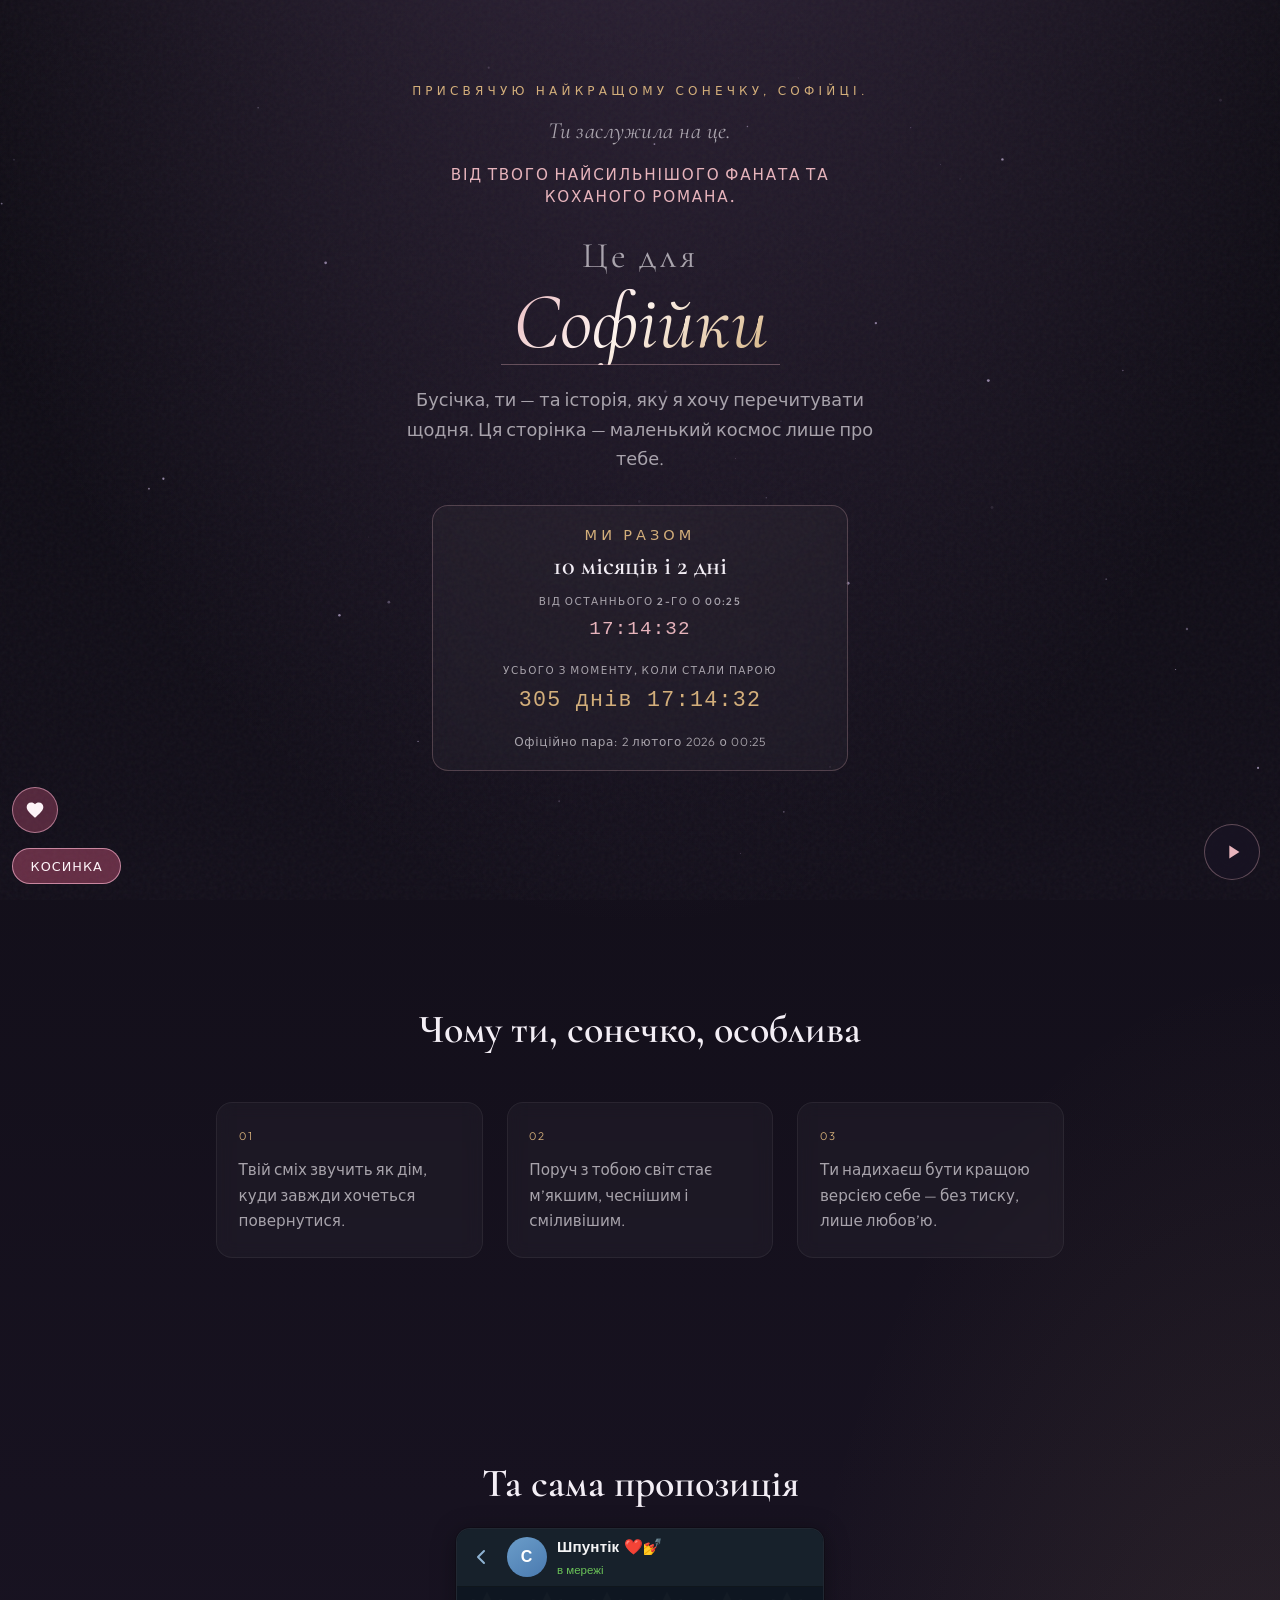
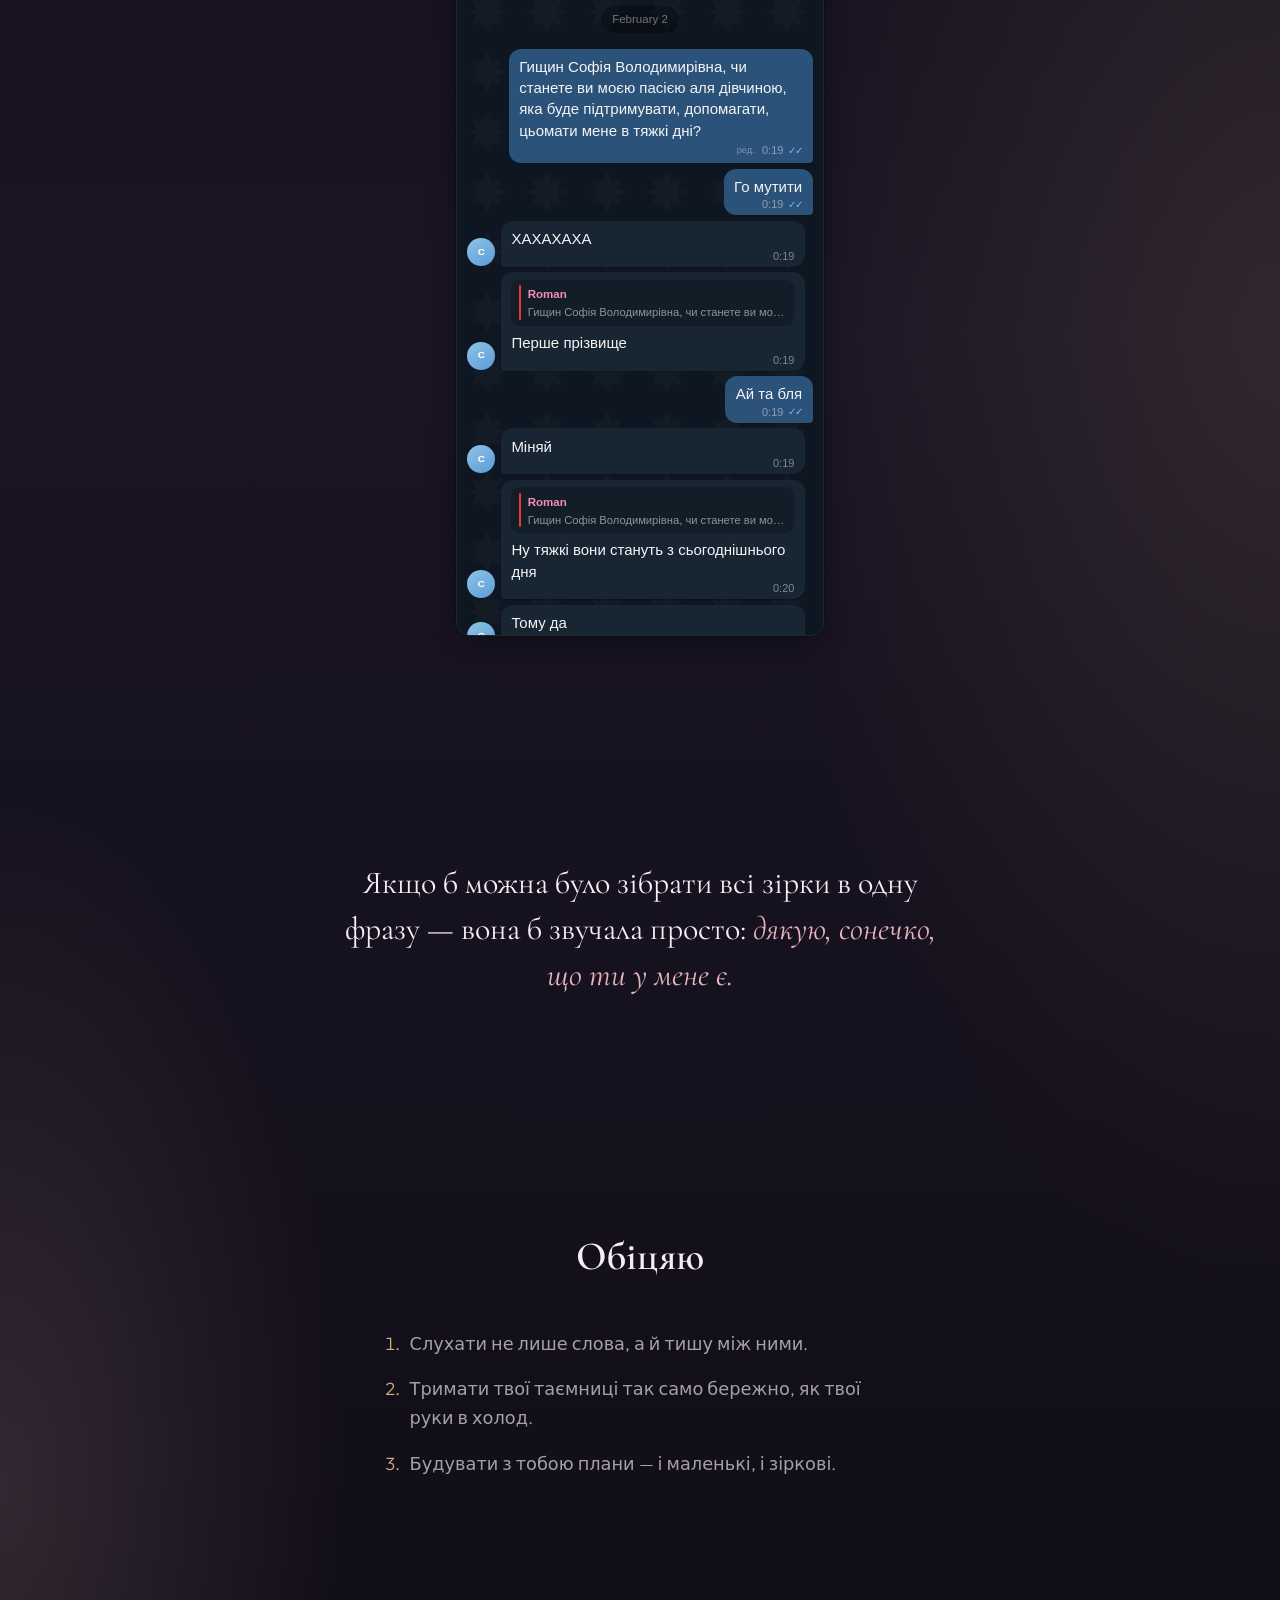
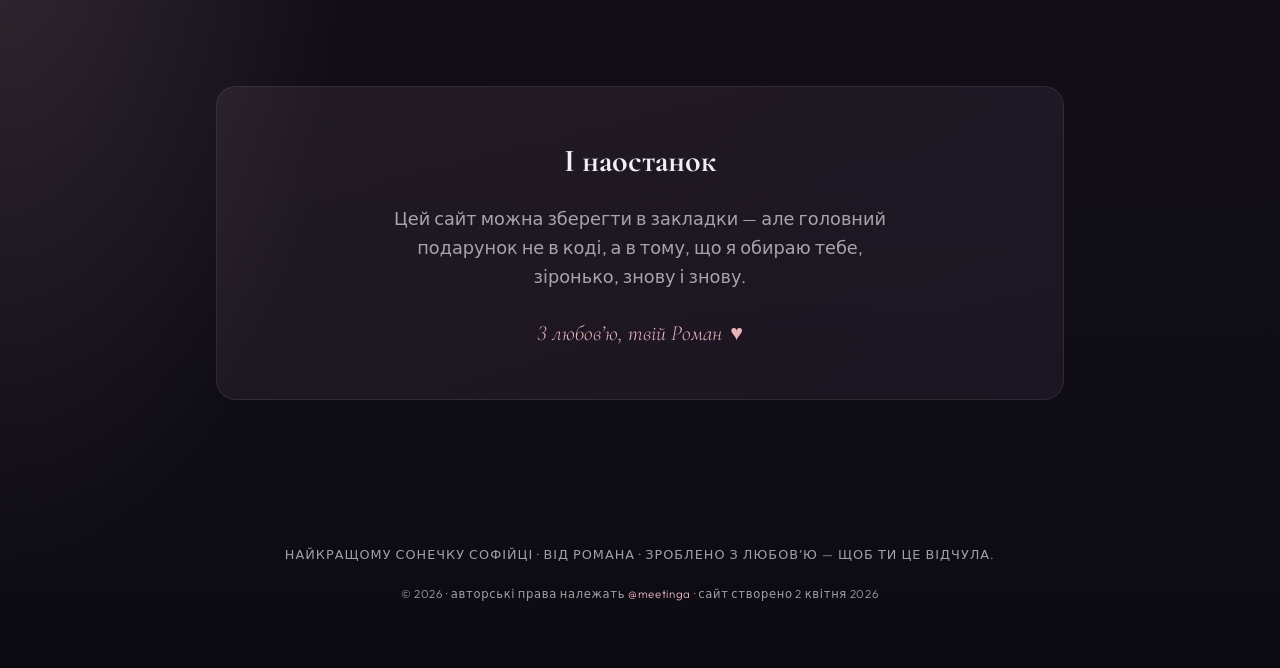
<file: index.html>
<!DOCTYPE html>
<html lang="uk">
  <head>
    <meta charset="UTF-8" />
    <meta
      name="viewport"
      content="width=device-width, initial-scale=1, viewport-fit=cover, maximum-scale=5"
    />
    <meta
      name="description"
      content="Найкращому сонечку Софійці — від найсильнішого фаната й коханого Романа"
    />
    <title>Софійці, сонечко ✦</title>
    <link rel="preconnect" href="https://fonts.googleapis.com" />
    <link rel="preconnect" href="https://fonts.gstatic.com" crossorigin />
    <link
      href="https://fonts.googleapis.com/css2?family=Cormorant+Garamond:ital,wght@0,400;0,600;1,400&family=Outfit:wght@300;500;600&display=swap"
      rel="stylesheet"
    />
    <link rel="stylesheet" href="style.css" />
    <link rel="stylesheet" href="solitaire.css" />
  </head>
  <body>
    <div class="grain" aria-hidden="true"></div>
    <canvas id="stars" aria-hidden="true"></canvas>

    <header class="hero">
      <p class="hero__eyebrow reveal">Присвячую найкращому сонечку, Софійці.</p>
      <p class="hero__dedication reveal reveal--delay-1">Ти заслужила на це.</p>
      <p class="hero__signature reveal reveal--delay-2">
        Від твого найсильнішого фаната та коханого Романа.
      </p>
      <h1 class="hero__title reveal reveal--delay-3">
        <span class="hero__for">Це для</span>
        <span class="hero__name" id="herName" contenteditable="true" spellcheck="false"
          >Софійки</span
        >
      </h1>
      <p class="hero__lead reveal reveal--delay-4">
        Бусічка, ти — та історія, яку я хочу перечитувати щодня. Ця сторінка — маленький космос лише
        про тебе.
      </p>
      <div class="together-timer reveal reveal--delay-5" id="togetherTimer" aria-label="Скільки ми разом">
        <p class="together-timer__main" id="togetherMain"></p>
        <div class="together-timer__timers">
          <div class="together-timer__timer-block">
            <p class="together-timer__timer-caption">Від останнього 2-го о 00:25</p>
            <p class="together-timer__clock" id="togetherClock"></p>
          </div>
          <div class="together-timer__timer-block">
            <p class="together-timer__timer-caption">Усього з моменту, коли стали парою</p>
            <p class="together-timer__clock together-timer__clock--total" id="togetherTotal"></p>
          </div>
        </div>
        <p class="together-timer__since">Офіційно пара: 2 лютого 2026 о 00:25</p>
      </div>
      <button type="button" class="btn-ghost reveal reveal--delay-6" id="complimentBtn">
        Натисни — комплімент
      </button>
      <p class="compliment" id="complimentText" hidden></p>
    </header>

    <main>
      <section class="section section--cards" aria-labelledby="reasons-title">
        <h2 id="reasons-title" class="section__title reveal">Чому ти, сонечко, особлива</h2>
        <ul class="cards">
          <li class="card reveal">
            <span class="card__num">01</span>
            <p class="card__text">Твій сміх звучить як дім, куди завжди хочеться повернутися.</p>
          </li>
          <li class="card reveal">
            <span class="card__num">02</span>
            <p class="card__text">Поруч з тобою світ стає м’якшим, чеснішим і сміливішим.</p>
          </li>
          <li class="card reveal">
            <span class="card__num">03</span>
            <p class="card__text">Ти надихаєш бути кращою версією себе — без тиску, лише любов’ю.</p>
          </li>
        </ul>
      </section>

      <section class="section section--telegram" aria-labelledby="chat-origin-title">
        <h2 id="chat-origin-title" class="section__title reveal">Та сама пропозиція</h2>

        <div class="tg-chat reveal" data-tg-chat>
          <header class="tg-chat__header">
            <span class="tg-chat__back" aria-hidden="true">
              <svg width="24" height="24" viewBox="0 0 24 24" fill="none" stroke="currentColor">
                <path
                  stroke-linecap="round"
                  stroke-linejoin="round"
                  stroke-width="2"
                  d="M15 18l-6-6 6-6"
                />
              </svg>
            </span>
            <div class="tg-chat__peer">
              <div class="tg-chat__avatar" aria-hidden="true">С</div>
              <div class="tg-chat__peer-text">
                <span class="tg-chat__name tg-chat__name--long">Шпунтік ❤️💅</span>
                <span class="tg-chat__status">в мережі</span>
              </div>
            </div>
          </header>

          <div class="tg-chat__body">
            <div class="tg-date"><span>February 2</span></div>
            <div class="tg-messages">
              <div class="tg-msg tg-msg--out" style="--tg-delay: 0s">
                <div class="tg-msg__bubble">
                  <p class="tg-msg__text">
                    Гищин Софія Володимирівна, чи станете ви моєю пасією аля дівчиною, яка буде
                    підтримувати, допомагати, цьомати мене в тяжкі дні?
                  </p>
                  <div class="tg-msg__meta">
                    <span class="tg-msg__edited">ред.</span>
                    <time class="tg-msg__time" datetime="2026-02-02T00:19:38+02:00">0:19</time>
                    <span class="tg-msg__checks" aria-hidden="true">✓✓</span>
                  </div>
                </div>
              </div>

              <div class="tg-msg tg-msg--out" style="--tg-delay: 0.018s">
                <div class="tg-msg__bubble">
                  <p class="tg-msg__text">Го мутити</p>
                  <div class="tg-msg__meta">
                    <time class="tg-msg__time" datetime="2026-02-02T00:19:40+02:00">0:19</time>
                    <span class="tg-msg__checks" aria-hidden="true">✓✓</span>
                  </div>
                </div>
              </div>

              <div class="tg-msg tg-msg--in" style="--tg-delay: 0.036s">
                <span class="tg-msg__side-av" aria-hidden="true">С</span>
                <div class="tg-msg__stack">
                  <div class="tg-msg__bubble">
                    <p class="tg-msg__text">ХАХАХАХА</p>
                    <div class="tg-msg__meta tg-msg__meta--in">
                      <time class="tg-msg__time" datetime="2026-02-02T00:19:47+02:00">0:19</time>
                    </div>
                  </div>
                </div>
              </div>

              <div class="tg-msg tg-msg--in" style="--tg-delay: 0.054s">
                <span class="tg-msg__side-av" aria-hidden="true">С</span>
                <div class="tg-msg__stack">
                  <div class="tg-msg__bubble">
                    <div class="tg-reply">
                      <span class="tg-reply__bar" aria-hidden="true"></span>
                      <div class="tg-reply__body">
                        <span class="tg-reply__name">Roman</span>
                        <span class="tg-reply__snippet"
                          >Гищин Софія Володимирівна, чи станете ви моєю пасією аля дівчиною,…</span
                        >
                      </div>
                    </div>
                    <p class="tg-msg__text">Перше прізвище</p>
                    <div class="tg-msg__meta tg-msg__meta--in">
                      <time class="tg-msg__time" datetime="2026-02-02T00:19:52+02:00">0:19</time>
                    </div>
                  </div>
                </div>
              </div>

              <div class="tg-msg tg-msg--out" style="--tg-delay: 0.072s">
                <div class="tg-msg__bubble">
                  <p class="tg-msg__text">Ай та бля</p>
                  <div class="tg-msg__meta">
                    <time class="tg-msg__time" datetime="2026-02-02T00:19:58+02:00">0:19</time>
                    <span class="tg-msg__checks" aria-hidden="true">✓✓</span>
                  </div>
                </div>
              </div>

              <div class="tg-msg tg-msg--in" style="--tg-delay: 0.09s">
                <span class="tg-msg__side-av" aria-hidden="true">С</span>
                <div class="tg-msg__stack">
                  <div class="tg-msg__bubble">
                    <p class="tg-msg__text">Міняй</p>
                    <div class="tg-msg__meta tg-msg__meta--in">
                      <time class="tg-msg__time" datetime="2026-02-02T00:19:58+02:00">0:19</time>
                    </div>
                  </div>
                </div>
              </div>

              <div class="tg-msg tg-msg--in" style="--tg-delay: 0.108s">
                <span class="tg-msg__side-av" aria-hidden="true">С</span>
                <div class="tg-msg__stack">
                  <div class="tg-msg__bubble">
                    <div class="tg-reply">
                      <span class="tg-reply__bar" aria-hidden="true"></span>
                      <div class="tg-reply__body">
                        <span class="tg-reply__name">Roman</span>
                        <span class="tg-reply__snippet"
                          >Гищин Софія Володимирівна, чи станете ви моєю пасією аля дівчиною,…</span
                        >
                      </div>
                    </div>
                    <p class="tg-msg__text">Ну тяжкі вони стануть з сьогоднішнього дня</p>
                    <div class="tg-msg__meta tg-msg__meta--in">
                      <time class="tg-msg__time" datetime="2026-02-02T00:20:24+02:00">0:20</time>
                    </div>
                  </div>
                </div>
              </div>

              <div class="tg-msg tg-msg--in" style="--tg-delay: 0.126s">
                <span class="tg-msg__side-av" aria-hidden="true">С</span>
                <div class="tg-msg__stack">
                  <div class="tg-msg__bubble">
                    <p class="tg-msg__text">Тому да</p>
                    <div class="tg-msg__meta tg-msg__meta--in">
                      <time class="tg-msg__time" datetime="2026-02-02T00:20:27+02:00">0:20</time>
                    </div>
                  </div>
                </div>
              </div>

              <div class="tg-msg tg-msg--out" style="--tg-delay: 0.144s">
                <div class="tg-msg__bubble">
                  <div class="tg-reply">
                    <span class="tg-reply__bar" aria-hidden="true"></span>
                    <div class="tg-reply__body">
                      <span class="tg-reply__name tg-reply__name--peer">Шпунтік ❤️💅</span>
                      <span class="tg-reply__snippet">Тому да</span>
                    </div>
                  </div>
                  <p class="tg-msg__text">Пізда</p>
                  <div class="tg-msg__meta">
                    <time class="tg-msg__time" datetime="2026-02-02T00:20:33+02:00">0:20</time>
                    <span class="tg-msg__checks" aria-hidden="true">✓✓</span>
                  </div>
                </div>
              </div>

              <div class="tg-msg tg-msg--in" style="--tg-delay: 0.162s">
                <span class="tg-msg__side-av" aria-hidden="true">С</span>
                <div class="tg-msg__stack">
                  <div class="tg-msg__bubble">
                    <div class="tg-reply">
                      <span class="tg-reply__bar" aria-hidden="true"></span>
                      <div class="tg-reply__body">
                        <span class="tg-reply__name">Roman</span>
                        <span class="tg-reply__snippet">Го мутити</span>
                      </div>
                    </div>
                    <p class="tg-msg__text">Я подумаю</p>
                    <div class="tg-msg__meta tg-msg__meta--in">
                      <time class="tg-msg__time" datetime="2026-02-02T00:20:33+02:00">0:20</time>
                    </div>
                  </div>
                </div>
              </div>

              <div class="tg-msg tg-msg--in" style="--tg-delay: 0.18s">
                <span class="tg-msg__side-av" aria-hidden="true">С</span>
                <div class="tg-msg__stack">
                  <div class="tg-msg__bubble">
                    <p class="tg-msg__text">ПХХАХАХАХАХА</p>
                    <div class="tg-msg__meta tg-msg__meta--in">
                      <time class="tg-msg__time" datetime="2026-02-02T00:20:35+02:00">0:20</time>
                    </div>
                  </div>
                </div>
              </div>

              <div class="tg-msg tg-msg--out" style="--tg-delay: 0.198s">
                <div class="tg-msg__bubble">
                  <div class="tg-reply">
                    <span class="tg-reply__bar" aria-hidden="true"></span>
                    <div class="tg-reply__body">
                      <span class="tg-reply__name tg-reply__name--peer">Шпунтік ❤️💅</span>
                      <span class="tg-reply__snippet">Я подумаю</span>
                    </div>
                  </div>
                  <p class="tg-msg__text">Ді нахуц</p>
                  <div class="tg-msg__meta">
                    <time class="tg-msg__time" datetime="2026-02-02T00:20:40+02:00">0:20</time>
                    <span class="tg-msg__checks" aria-hidden="true">✓✓</span>
                  </div>
                </div>
              </div>

              <div class="tg-msg tg-msg--in" style="--tg-delay: 0.216s">
                <span class="tg-msg__side-av" aria-hidden="true">С</span>
                <div class="tg-msg__stack">
                  <div class="tg-msg__bubble">
                    <div class="tg-reply">
                      <span class="tg-reply__bar" aria-hidden="true"></span>
                      <div class="tg-reply__body">
                        <span class="tg-reply__name">Roman</span>
                        <span class="tg-reply__snippet">Ді нахуц</span>
                      </div>
                    </div>
                    <p class="tg-msg__text">Ти не пускаєш</p>
                    <div class="tg-msg__meta tg-msg__meta--in">
                      <time class="tg-msg__time" datetime="2026-02-02T00:20:49+02:00">0:20</time>
                    </div>
                  </div>
                </div>
              </div>

              <div class="tg-msg tg-msg--out" style="--tg-delay: 0.234s">
                <div class="tg-msg__bubble">
                  <div class="tg-reply">
                    <span class="tg-reply__bar" aria-hidden="true"></span>
                    <div class="tg-reply__body">
                      <span class="tg-reply__name tg-reply__name--peer">Шпунтік ❤️💅</span>
                      <span class="tg-reply__snippet">Ти не пускаєш</span>
                    </div>
                  </div>
                  <p class="tg-msg__text">Я целка</p>
                  <div class="tg-msg__meta">
                    <time class="tg-msg__time" datetime="2026-02-02T00:20:54+02:00">0:20</time>
                    <span class="tg-msg__checks" aria-hidden="true">✓✓</span>
                  </div>
                </div>
              </div>

              <div class="tg-msg tg-msg--in" style="--tg-delay: 0.252s">
                <span class="tg-msg__side-av" aria-hidden="true">С</span>
                <div class="tg-msg__stack">
                  <div class="tg-msg__bubble">
                    <div class="tg-reply">
                      <span class="tg-reply__bar" aria-hidden="true"></span>
                      <div class="tg-reply__body">
                        <span class="tg-reply__name">Roman</span>
                        <span class="tg-reply__snippet">Я целка</span>
                      </div>
                    </div>
                    <p class="tg-msg__text">Ти???</p>
                    <div class="tg-msg__meta tg-msg__meta--in">
                      <time class="tg-msg__time" datetime="2026-02-02T00:21:00+02:00">0:21</time>
                    </div>
                  </div>
                </div>
              </div>

              <div class="tg-msg tg-msg--in" style="--tg-delay: 0.27s">
                <span class="tg-msg__side-av" aria-hidden="true">С</span>
                <div class="tg-msg__stack">
                  <div class="tg-msg__bubble">
                    <p class="tg-msg__text">Не сміши мене</p>
                    <div class="tg-msg__meta tg-msg__meta--in">
                      <time class="tg-msg__time" datetime="2026-02-02T00:21:03+02:00">0:21</time>
                    </div>
                  </div>
                </div>
              </div>

              <div class="tg-msg tg-msg--out" style="--tg-delay: 0.288s">
                <div class="tg-msg__bubble">
                  <div class="tg-reply">
                    <span class="tg-reply__bar" aria-hidden="true"></span>
                    <div class="tg-reply__body">
                      <span class="tg-reply__name tg-reply__name--peer">Шпунтік ❤️💅</span>
                      <span class="tg-reply__snippet">Ти???</span>
                    </div>
                  </div>
                  <p class="tg-msg__text">Яяя</p>
                  <div class="tg-msg__meta">
                    <time class="tg-msg__time" datetime="2026-02-02T00:21:20+02:00">0:21</time>
                    <span class="tg-msg__checks" aria-hidden="true">✓✓</span>
                  </div>
                </div>
              </div>

              <div class="tg-msg tg-msg--out" style="--tg-delay: 0.306s">
                <div class="tg-msg__bubble">
                  <p class="tg-msg__text">Ти мене ше не єбала</p>
                  <div class="tg-msg__meta">
                    <time class="tg-msg__time" datetime="2026-02-02T00:21:27+02:00">0:21</time>
                    <span class="tg-msg__checks" aria-hidden="true">✓✓</span>
                  </div>
                </div>
              </div>

              <div class="tg-msg tg-msg--out" style="--tg-delay: 0.324s">
                <div class="tg-msg__bubble">
                  <p class="tg-msg__text">Тому цнлка</p>
                  <div class="tg-msg__meta">
                    <time class="tg-msg__time" datetime="2026-02-02T00:21:31+02:00">0:21</time>
                    <span class="tg-msg__checks" aria-hidden="true">✓✓</span>
                  </div>
                </div>
              </div>

              <div class="tg-msg tg-msg--in" style="--tg-delay: 0.342s">
                <span class="tg-msg__side-av" aria-hidden="true">С</span>
                <div class="tg-msg__stack">
                  <div class="tg-msg__bubble">
                    <p class="tg-msg__text">Зато інші єбали</p>
                    <div class="tg-msg__meta tg-msg__meta--in">
                      <time class="tg-msg__time" datetime="2026-02-02T00:21:34+02:00">0:21</time>
                    </div>
                  </div>
                </div>
              </div>

              <div class="tg-msg tg-msg--out" style="--tg-delay: 0.36s">
                <div class="tg-msg__bubble">
                  <p class="tg-msg__text">Біч</p>
                  <div class="tg-msg__meta">
                    <time class="tg-msg__time" datetime="2026-02-02T00:21:43+02:00">0:21</time>
                    <span class="tg-msg__checks" aria-hidden="true">✓✓</span>
                  </div>
                </div>
              </div>

              <div class="tg-msg tg-msg--out" style="--tg-delay: 0.378s">
                <div class="tg-msg__bubble">
                  <p class="tg-msg__text">Завтра до церкви</p>
                  <div class="tg-msg__meta">
                    <time class="tg-msg__time" datetime="2026-02-02T00:24:07+02:00">0:24</time>
                    <span class="tg-msg__checks" aria-hidden="true">✓✓</span>
                  </div>
                </div>
              </div>

              <div class="tg-msg tg-msg--out" style="--tg-delay: 0.396s">
                <div class="tg-msg__bubble">
                  <p class="tg-msg__text">
                    Буду сповідатись і жалітись що мене малолєтка совратіла
                  </p>
                  <div class="tg-msg__meta">
                    <time class="tg-msg__time" datetime="2026-02-02T00:24:23+02:00">0:24</time>
                    <span class="tg-msg__checks" aria-hidden="true">✓✓</span>
                  </div>
                </div>
              </div>

              <div class="tg-msg tg-msg--in" style="--tg-delay: 0.414s">
                <span class="tg-msg__side-av" aria-hidden="true">С</span>
                <div class="tg-msg__stack">
                  <div class="tg-msg__bubble">
                    <div class="tg-reply">
                      <span class="tg-reply__bar" aria-hidden="true"></span>
                      <div class="tg-reply__body">
                        <span class="tg-reply__name">Roman</span>
                        <span class="tg-reply__snippet"
                          >Буду сповідатись і жалітись що мене малолєтка совратіла</span
                        >
                      </div>
                    </div>
                    <p class="tg-msg__text">ХАХАХАХАХАХА</p>
                    <div class="tg-msg__meta tg-msg__meta--in">
                      <time class="tg-msg__time" datetime="2026-02-02T00:24:27+02:00">0:24</time>
                    </div>
                  </div>
                </div>
              </div>

              <div class="tg-msg tg-msg--in" style="--tg-delay: 0.432s">
                <span class="tg-msg__side-av" aria-hidden="true">С</span>
                <div class="tg-msg__stack">
                  <div class="tg-msg__bubble">
                    <p class="tg-msg__text">Дура</p>
                    <div class="tg-msg__meta tg-msg__meta--in">
                      <time class="tg-msg__time" datetime="2026-02-02T00:24:48+02:00">0:24</time>
                    </div>
                  </div>
                </div>
              </div>

              <div class="tg-msg tg-msg--in" style="--tg-delay: 0.45s">
                <span class="tg-msg__side-av" aria-hidden="true">С</span>
                <div class="tg-msg__stack">
                  <div class="tg-msg__bubble">
                    <p class="tg-msg__text">То всьо ти</p>
                    <div class="tg-msg__meta tg-msg__meta--in">
                      <time class="tg-msg__time" datetime="2026-02-02T00:24:59+02:00">0:24</time>
                    </div>
                  </div>
                </div>
              </div>

              <div class="tg-msg tg-msg--in" style="--tg-delay: 0.468s">
                <span class="tg-msg__side-av" aria-hidden="true">С</span>
                <div class="tg-msg__stack">
                  <div class="tg-msg__bubble">
                    <p class="tg-msg__text">Бебебе</p>
                    <div class="tg-msg__meta tg-msg__meta--in">
                      <time class="tg-msg__time" datetime="2026-02-02T00:25:02+02:00">0:25</time>
                    </div>
                  </div>
                </div>
              </div>

              <div class="tg-msg tg-msg--out" style="--tg-delay: 0.486s">
                <div class="tg-msg__bubble">
                  <p class="tg-msg__text">Я тут ніпрічом</p>
                  <div class="tg-msg__meta">
                    <time class="tg-msg__time" datetime="2026-02-02T00:25:14+02:00">0:25</time>
                    <span class="tg-msg__checks" aria-hidden="true">✓✓</span>
                  </div>
                </div>
              </div>

              <div class="tg-msg tg-msg--out" style="--tg-delay: 0.504s">
                <div class="tg-msg__bubble">
                  <div class="tg-reply">
                    <span class="tg-reply__bar" aria-hidden="true"></span>
                    <div class="tg-reply__body">
                      <span class="tg-reply__name tg-reply__name--peer">Шпунтік ❤️💅</span>
                      <span class="tg-reply__snippet">Я подумаю</span>
                    </div>
                  </div>
                  <p class="tg-msg__text">Гдє отвєт</p>
                  <div class="tg-msg__meta">
                    <time class="tg-msg__time" datetime="2026-02-02T00:25:26+02:00">0:25</time>
                    <span class="tg-msg__checks" aria-hidden="true">✓✓</span>
                  </div>
                </div>
              </div>

              <div class="tg-msg tg-msg--out" style="--tg-delay: 0.522s">
                <div class="tg-msg__bubble">
                  <p class="tg-msg__text">Дура</p>
                  <div class="tg-msg__meta">
                    <time class="tg-msg__time" datetime="2026-02-02T00:25:29+02:00">0:25</time>
                    <span class="tg-msg__checks" aria-hidden="true">✓✓</span>
                  </div>
                </div>
              </div>

              <div class="tg-msg tg-msg--in" style="--tg-delay: 0.54s">
                <span class="tg-msg__side-av" aria-hidden="true">С</span>
                <div class="tg-msg__stack">
                  <div class="tg-msg__bubble">
                    <div class="tg-reply">
                      <span class="tg-reply__bar" aria-hidden="true"></span>
                      <div class="tg-reply__body">
                        <span class="tg-reply__name">Roman</span>
                        <span class="tg-reply__snippet">Дура</span>
                      </div>
                    </div>
                    <p class="tg-msg__text">Сам дурак</p>
                    <div class="tg-msg__meta tg-msg__meta--in">
                      <time class="tg-msg__time" datetime="2026-02-02T00:25:34+02:00">0:25</time>
                    </div>
                  </div>
                </div>
              </div>

              <div class="tg-msg tg-msg--out" style="--tg-delay: 0.558s">
                <div class="tg-msg__bubble">
                  <p class="tg-msg__text">Часікі тікают</p>
                  <div class="tg-msg__meta">
                    <time class="tg-msg__time" datetime="2026-02-02T00:25:35+02:00">0:25</time>
                    <span class="tg-msg__checks" aria-hidden="true">✓✓</span>
                  </div>
                </div>
              </div>

              <div class="tg-msg tg-msg--in" style="--tg-delay: 0.576s">
                <span class="tg-msg__side-av" aria-hidden="true">С</span>
                <div class="tg-msg__stack">
                  <div class="tg-msg__bubble">
                    <div class="tg-reply">
                      <span class="tg-reply__bar" aria-hidden="true"></span>
                      <div class="tg-reply__body">
                        <span class="tg-reply__name">Roman</span>
                        <span class="tg-reply__snippet">Го мутити</span>
                      </div>
                    </div>
                    <p class="tg-msg__text">Нє</p>
                    <div class="tg-msg__meta tg-msg__meta--in">
                      <time class="tg-msg__time" datetime="2026-02-02T00:25:45+02:00">0:25</time>
                    </div>
                  </div>
                </div>
              </div>

              <div class="tg-msg tg-msg--out" style="--tg-delay: 0.594s">
                <div class="tg-msg__bubble">
                  <p class="tg-msg__text">Будеш моєю дівчиною?</p>
                  <div class="tg-msg__meta">
                    <time class="tg-msg__time" datetime="2026-02-02T00:25:47+02:00">0:25</time>
                    <span class="tg-msg__checks" aria-hidden="true">✓✓</span>
                  </div>
                </div>
              </div>

              <div class="tg-msg tg-msg--in" style="--tg-delay: 0.612s">
                <span class="tg-msg__side-av" aria-hidden="true">С</span>
                <div class="tg-msg__stack">
                  <div class="tg-msg__bubble">
                    <div class="tg-reply">
                      <span class="tg-reply__bar" aria-hidden="true"></span>
                      <div class="tg-reply__body">
                        <span class="tg-reply__name">Roman</span>
                        <span class="tg-reply__snippet">Будеш моєю дівчиною?</span>
                      </div>
                    </div>
                    <p class="tg-msg__text">О</p>
                    <div class="tg-msg__meta tg-msg__meta--in">
                      <time class="tg-msg__time" datetime="2026-02-02T00:25:51+02:00">0:25</time>
                    </div>
                  </div>
                </div>
              </div>

              <div class="tg-msg tg-msg--in" style="--tg-delay: 0.63s">
                <span class="tg-msg__side-av" aria-hidden="true">С</span>
                <div class="tg-msg__stack">
                  <div class="tg-msg__bubble">
                    <p class="tg-msg__text">Буду</p>
                    <div class="tg-msg__meta tg-msg__meta--in">
                      <time class="tg-msg__time" datetime="2026-02-02T00:25:52+02:00">0:25</time>
                    </div>
                  </div>
                </div>
              </div>

              <div class="tg-msg tg-msg--out" style="--tg-delay: 0.648s">
                <div class="tg-msg__bubble">
                  <p class="tg-msg__text">Прєкрасна</p>
                  <div class="tg-msg__meta">
                    <time class="tg-msg__time" datetime="2026-02-02T00:26:02+02:00">0:26</time>
                    <span class="tg-msg__checks" aria-hidden="true">✓✓</span>
                  </div>
                </div>
              </div>

              <div class="tg-msg tg-msg--out" style="--tg-delay: 0.666s">
                <div class="tg-msg__bubble">
                  <p class="tg-msg__text">Пропозиція моя де</p>
                  <div class="tg-msg__meta">
                    <time class="tg-msg__time" datetime="2026-02-02T00:38:00+02:00">0:38</time>
                    <span class="tg-msg__checks" aria-hidden="true">✓✓</span>
                  </div>
                </div>
              </div>

              <div class="tg-msg tg-msg--out" style="--tg-delay: 0.684s">
                <div class="tg-msg__bubble">
                  <p class="tg-msg__text">Альо</p>
                  <div class="tg-msg__meta">
                    <time class="tg-msg__time" datetime="2026-02-02T00:38:02+02:00">0:38</time>
                    <span class="tg-msg__checks" aria-hidden="true">✓✓</span>
                  </div>
                </div>
              </div>

              <div class="tg-msg tg-msg--in" style="--tg-delay: 0.702s">
                <span class="tg-msg__side-av" aria-hidden="true">С</span>
                <div class="tg-msg__stack">
                  <div class="tg-msg__bubble">
                    <div class="tg-reply">
                      <span class="tg-reply__bar" aria-hidden="true"></span>
                      <div class="tg-reply__body">
                        <span class="tg-reply__name">Roman</span>
                        <span class="tg-reply__snippet">Пропозиція моя де</span>
                      </div>
                    </div>
                    <p class="tg-msg__text">Неє</p>
                    <div class="tg-msg__meta tg-msg__meta--in">
                      <time class="tg-msg__time" datetime="2026-02-02T00:38:14+02:00">0:38</time>
                    </div>
                  </div>
                </div>
              </div>

              <div class="tg-msg tg-msg--out" style="--tg-delay: 0.738s">
                <div class="tg-msg__bubble">
                  <div class="tg-reply">
                    <span class="tg-reply__bar" aria-hidden="true"></span>
                    <div class="tg-reply__body">
                      <span class="tg-reply__name tg-reply__name--peer">Шпунтік ❤️💅</span>
                      <span class="tg-reply__snippet">Неє</span>
                    </div>
                  </div>
                  <p class="tg-msg__text">Я чекаю</p>
                  <div class="tg-msg__meta">
                    <time class="tg-msg__time" datetime="2026-02-02T00:38:41+02:00">0:38</time>
                    <span class="tg-msg__checks" aria-hidden="true">✓✓</span>
                  </div>
                </div>
              </div>

              <div class="tg-msg tg-msg--out" style="--tg-delay: 0.756s">
                <div class="tg-msg__bubble">
                  <p class="tg-msg__text">Часікі тікают</p>
                  <div class="tg-msg__meta">
                    <time class="tg-msg__time" datetime="2026-02-02T00:38:44+02:00">0:38</time>
                    <span class="tg-msg__checks" aria-hidden="true">✓✓</span>
                  </div>
                </div>
              </div>

              <div class="tg-msg tg-msg--in" style="--tg-delay: 0.774s">
                <span class="tg-msg__side-av" aria-hidden="true">С</span>
                <div class="tg-msg__stack">
                  <div class="tg-msg__bubble">
                    <p class="tg-msg__text">О боже</p>
                    <div class="tg-msg__meta tg-msg__meta--in">
                      <time class="tg-msg__time" datetime="2026-02-02T00:38:46+02:00">0:38</time>
                    </div>
                  </div>
                </div>
              </div>

              <div class="tg-msg tg-msg--in" style="--tg-delay: 0.792s">
                <span class="tg-msg__side-av" aria-hidden="true">С</span>
                <div class="tg-msg__stack">
                  <div class="tg-msg__bubble">
                    <p class="tg-msg__text">
                      Дорогий Ілюшин Роман Вікторович,чи будете ви слухати всі мої істерики,ниття,зайоби,нєжності
                      і все в тому роді до того часу поки ми не заєбем один одного?
                    </p>
                    <div class="tg-msg__meta tg-msg__meta--in">
                      <time class="tg-msg__time" datetime="2026-02-02T00:39:44+02:00">0:39</time>
                    </div>
                  </div>
                </div>
              </div>

              <div class="tg-msg tg-msg--out" style="--tg-delay: 0.81s">
                <div class="tg-msg__bubble">
                  <div class="tg-reply">
                    <span class="tg-reply__bar" aria-hidden="true"></span>
                    <div class="tg-reply__body">
                      <span class="tg-reply__name tg-reply__name--peer">Шпунтік ❤️💅</span>
                      <span class="tg-reply__snippet"
                        >Дорогий Ілюшин Роман Вікторович,чи будете ви слухати всі мої істерики,…</span
                      >
                    </div>
                  </div>
                  <p class="tg-msg__text">Я подумаю</p>
                  <div class="tg-msg__meta">
                    <time class="tg-msg__time" datetime="2026-02-02T00:40:13+02:00">0:40</time>
                    <span class="tg-msg__checks" aria-hidden="true">✓✓</span>
                  </div>
                </div>
              </div>

              <div class="tg-msg tg-msg--in" style="--tg-delay: 0.828s">
                <span class="tg-msg__side-av" aria-hidden="true">С</span>
                <div class="tg-msg__stack">
                  <div class="tg-msg__bubble">
                    <div class="tg-reply">
                      <span class="tg-reply__bar" aria-hidden="true"></span>
                      <div class="tg-reply__body">
                        <span class="tg-reply__name">Roman</span>
                        <span class="tg-reply__snippet">Я подумаю</span>
                      </div>
                    </div>
                    <p class="tg-msg__text">То пашол ти нахуй</p>
                    <div class="tg-msg__meta tg-msg__meta--in">
                      <time class="tg-msg__time" datetime="2026-02-02T00:40:24+02:00">0:40</time>
                    </div>
                  </div>
                </div>
              </div>

              <div class="tg-msg tg-msg--in" style="--tg-delay: 0.846s">
                <span class="tg-msg__side-av" aria-hidden="true">С</span>
                <div class="tg-msg__stack">
                  <div class="tg-msg__bubble">
                    <p class="tg-msg__text">Рицаря задєржал</p>
                    <div class="tg-msg__meta tg-msg__meta--in">
                      <time class="tg-msg__time" datetime="2026-02-02T00:40:27+02:00">0:40</time>
                    </div>
                  </div>
                </div>
              </div>

              <div class="tg-msg tg-msg--out" style="--tg-delay: 0.864s">
                <div class="tg-msg__bubble">
                  <div class="tg-reply">
                    <span class="tg-reply__bar" aria-hidden="true"></span>
                    <div class="tg-reply__body">
                      <span class="tg-reply__name tg-reply__name--peer">Шпунтік ❤️💅</span>
                      <span class="tg-reply__snippet">Рицаря задєржал</span>
                    </div>
                  </div>
                  <p class="tg-msg__text">ЗАХАХАХАХАХАХАХАХАХА</p>
                  <div class="tg-msg__meta">
                    <time class="tg-msg__time" datetime="2026-02-02T00:40:33+02:00">0:40</time>
                    <span class="tg-msg__checks" aria-hidden="true">✓✓</span>
                  </div>
                </div>
              </div>

              <div class="tg-msg tg-msg--out" style="--tg-delay: 0.882s">
                <div class="tg-msg__bubble">
                  <div class="tg-reply">
                    <span class="tg-reply__bar" aria-hidden="true"></span>
                    <div class="tg-reply__body">
                      <span class="tg-reply__name tg-reply__name--peer">Шпунтік ❤️💅</span>
                      <span class="tg-reply__snippet"
                        >Дорогий Ілюшин Роман Вікторович,чи будете ви слухати всі мої істерики,…</span
                      >
                    </div>
                  </div>
                  <p class="tg-msg__text">Добре</p>
                  <div class="tg-msg__meta">
                    <time class="tg-msg__time" datetime="2026-02-02T00:40:50+02:00">0:40</time>
                    <span class="tg-msg__checks" aria-hidden="true">✓✓</span>
                  </div>
                </div>
              </div>

              <div class="tg-msg tg-msg--in" style="--tg-delay: 0.9s">
                <span class="tg-msg__side-av" aria-hidden="true">С</span>
                <div class="tg-msg__stack">
                  <div class="tg-msg__bubble">
                    <div class="tg-reply">
                      <span class="tg-reply__bar" aria-hidden="true"></span>
                      <div class="tg-reply__body">
                        <span class="tg-reply__name">Roman</span>
                        <span class="tg-reply__snippet">Добре</span>
                      </div>
                    </div>
                    <p class="tg-msg__text">Ну то усьо</p>
                    <div class="tg-msg__meta tg-msg__meta--in">
                      <time class="tg-msg__time" datetime="2026-02-02T00:40:54+02:00">0:40</time>
                    </div>
                  </div>
                </div>
              </div>
            </div>
          </div>
        </div>
      </section>

      <section class="section section--quote" aria-labelledby="quote-title">
        <div class="quote-block reveal">
          <h2 id="quote-title" class="visually-hidden">Послання</h2>
          <blockquote class="quote">
            <p>
              Якщо б можна було зібрати всі зірки в одну фразу — вона б звучала просто:
              <em>дякую, сонечко, що ти у мене є.</em>
            </p>
          </blockquote>
        </div>
      </section>

      <section class="section section--promises" aria-labelledby="promises-title">
        <h2 id="promises-title" class="section__title reveal">Обіцяю</h2>
        <ol class="promises reveal">
          <li>Слухати не лише слова, а й тишу між ними.</li>
          <li>Тримати твої таємниці так само бережно, як твої руки в холод.</li>
          <li>Будувати з тобою плани — і маленькі, і зіркові.</li>
        </ol>
      </section>

      <section class="section section--finale" aria-labelledby="finale-title">
        <div class="finale reveal">
          <h2 id="finale-title" class="finale__title">І наостанок</h2>
          <p class="finale__text">
            Цей сайт можна зберегти в закладки — але головний подарунок не в коді, а в тому, що я
            обираю тебе, зіронько, знову і знову.
          </p>
          <p class="finale__sign">
            З любов’ю, твій Роман
            <span class="finale__heart" aria-hidden="true">♥</span>
          </p>
        </div>
      </section>
    </main>

    <footer class="footer">
      <p class="footer__dedication">
        Найкращому сонечку Софійці · від Романа · зроблено з любов’ю — щоб ти це відчула.
      </p>
      <p class="footer__rights">
        © 2026 · авторські права належать
        <a href="https://t.me/meetinga" rel="noopener noreferrer" target="_blank">@meetinga</a>
        · сайт створено 2 квітня 2026
      </p>
    </footer>

    <a
      class="heart-app-launch"
      href="./heart.html"
      target="_blank"
      rel="noopener noreferrer"
      aria-label="Серце — відкрити в новій вкладці"
      title="Серце — нова вкладка"
    >
      <svg
        class="heart-app-launch__svg"
        width="22"
        height="20"
        viewBox="0 0 24 24"
        aria-hidden="true"
        focusable="false"
      >
        <path
          fill="currentColor"
          d="M12 21.35l-1.45-1.32C5.4 15.36 2 12.28 2 8.5 2 5.42 4.42 3 7.5 3c1.74 0 3.41.81 4.5 2.09C13.09 3.81 14.76 3 16.5 3 19.58 3 22 5.42 22 8.5c0 3.78-3.4 6.86-8.55 11.54L12 21.35z"
        />
      </svg>
    </a>
    <button type="button" class="solitaire-launch" id="solitaireOpen">Косинка</button>

    <div
      id="solitaireOverlay"
      class="solitaire-overlay"
      aria-hidden="true"
      role="dialog"
      aria-modal="true"
      aria-labelledby="solitaireTitle"
    >
      <div class="solitaire-overlay__panel">
        <header class="solitaire-toolbar">
          <h2 id="solitaireTitle" class="solitaire-toolbar__title">Косинка</h2>
          <div class="solitaire-toolbar__actions">
            <button type="button" class="solitaire-btn" id="solitaireNew">Нова гра</button>
            <button type="button" class="solitaire-btn solitaire-btn--close" id="solitaireClose" aria-label="Закрити">
              ×
            </button>
          </div>
        </header>
        <p class="solitaire-touch-hint">
          На телефоні: другий тап по вже вибраній карті відправляє її в дім, якщо це дозволено правилами.
        </p>
        <div id="solitaireRoot" class="solitaire-root"></div>
      </div>
    </div>

    <div class="music-player">
      <audio id="musicAudio" src="audio/RomanScorpionKiss.mp3" preload="none" loop playsinline></audio>
      <button
        type="button"
        class="music-player__btn"
        id="musicToggle"
        aria-label="Увімкнути музику"
      >
        <svg
          class="music-player__icon music-player__icon--play"
          width="22"
          height="22"
          viewBox="0 0 24 24"
          fill="currentColor"
          aria-hidden="true"
        >
          <path d="M8 5v14l11-7L8 5z" />
        </svg>
        <svg
          class="music-player__icon music-player__icon--pause"
          width="22"
          height="22"
          viewBox="0 0 24 24"
          fill="currentColor"
          aria-hidden="true"
        >
          <path d="M6 5h4v14H6V5zm8 0h4v14h-4V5z" />
        </svg>
      </button>
    </div>

    <script src="script.js"></script>
    <script src="solitaire.js"></script>
  </body>
</html>
</file>
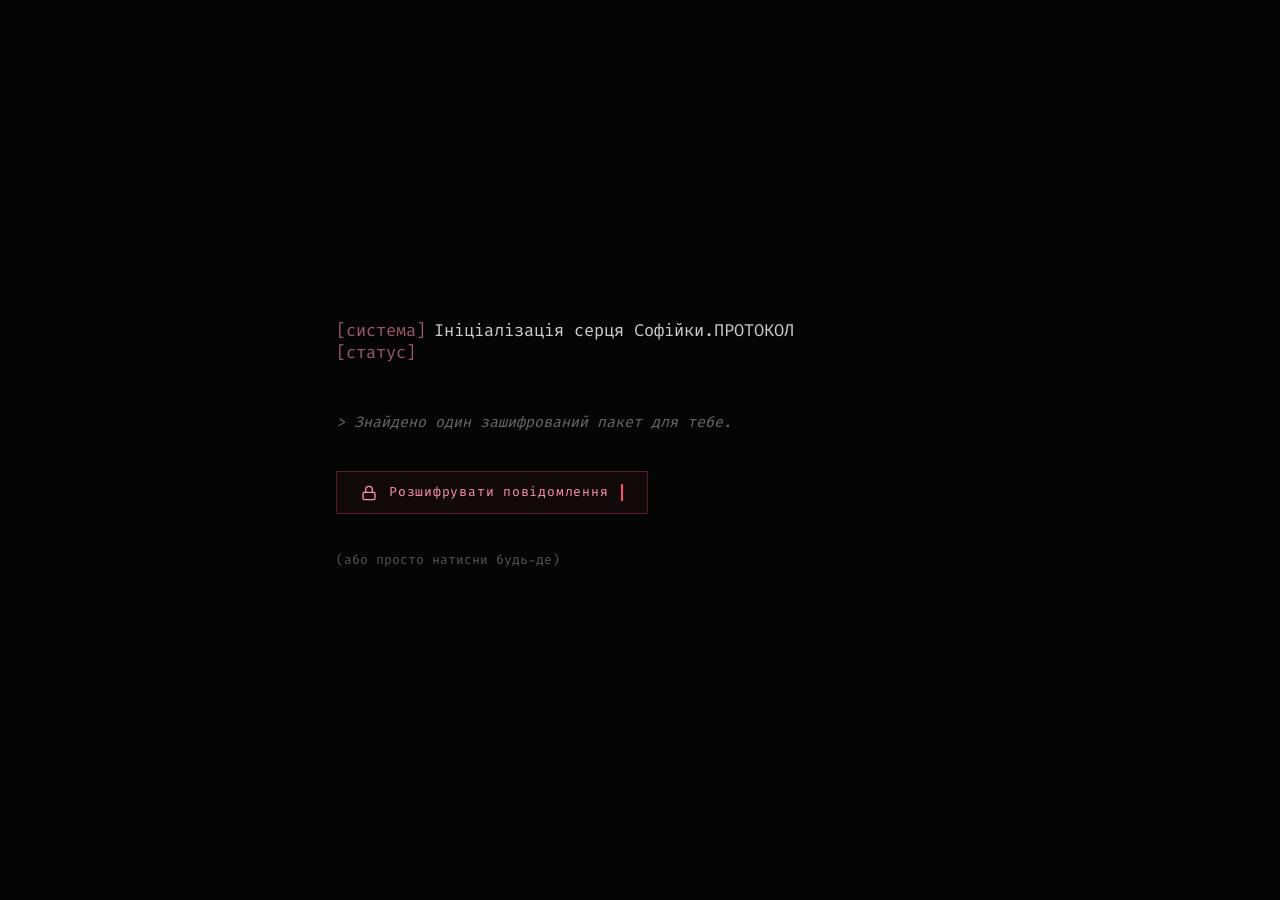
<file: heart.html>
<!DOCTYPE html>
<html lang="uk">
  <head>
    <meta charset="UTF-8" />
    <meta name="viewport" content="width=device-width, initial-scale=1.0" />
    <title>Серце</title>
    <link rel="preconnect" href="https://fonts.googleapis.com" />
    <link rel="preconnect" href="https://fonts.gstatic.com" crossorigin />
    <link
      href="https://fonts.googleapis.com/css2?family=Fira+Code:wght@400;500&display=swap"
      rel="stylesheet"
    />
    <style>
      :root {
        --bg: #050505;
        --pink-soft: #ff8fb1;
        --pink-deep: #ff4d6d;
        --brand-red: #ff003c;
        --white80: rgba(255, 255, 255, 0.8);
        --white40: rgba(255, 255, 255, 0.4);
        --white20: rgba(255, 255, 255, 0.2);
        --white10: rgba(255, 255, 255, 0.1);
      }

      * {
        box-sizing: border-box;
      }

      html,
      body {
        margin: 0;
        min-height: 100%;
        background: var(--bg);
        color: var(--white80);
        font-family: "Fira Code", ui-monospace, monospace;
      }

      ::selection {
        background-color: rgba(255, 0, 60, 0.3);
      }

      .root {
        position: relative;
        min-height: 100vh;
        width: 100%;
        display: flex;
        align-items: center;
        justify-content: center;
      }

      .root.is-ready {
        cursor: pointer;
      }

      .scanline {
        width: 100%;
        height: 100px;
        z-index: 10;
        background: linear-gradient(
          0deg,
          rgba(0, 0, 0, 0) 0%,
          rgba(255, 255, 255, 0.02) 50%,
          rgba(0, 0, 0, 0) 100%
        );
        opacity: 0.1;
        position: absolute;
        bottom: 100%;
        animation: scanline 10s linear infinite;
        pointer-events: none;
      }

      @keyframes scanline {
        0% {
          bottom: 100%;
        }
        100% {
          bottom: -100px;
        }
      }

      .terminal-cursor {
        display: inline-block;
        width: 0;
        height: 1em;
        border-right: 2px solid var(--pink-deep);
        animation: blink 1s step-end infinite;
        vertical-align: text-bottom;
      }

      @keyframes blink {
        from,
        to {
          border-color: transparent;
        }
        50% {
          border-color: var(--pink-deep);
        }
      }

      .stage-console {
        width: 100%;
        max-width: 42rem;
        padding: 2rem;
        font-size: 0.9375rem;
      }

      @media (min-width: 768px) {
        .stage-console {
          font-size: 1.0625rem;
        }
      }

      .row {
        display: flex;
        gap: 0.5rem;
        align-items: baseline;
      }

      .row--status {
        min-height: 1.5rem;
      }

      .tag-system {
        color: rgba(255, 143, 177, 0.6);
        flex-shrink: 0;
      }

      .status-ready {
        color: #4ade80;
        opacity: 0;
        animation: fadeIn 0.4s ease forwards;
      }

      @keyframes fadeIn {
        to {
          opacity: 1;
        }
      }

      .post-console {
        padding-top: 2rem;
        display: flex;
        flex-direction: column;
        align-items: flex-start;
        gap: 1.5rem;
        opacity: 0;
        transform: translateY(10px);
        animation: riseIn 0.45s ease forwards;
      }

      @keyframes riseIn {
        to {
          opacity: 1;
          transform: translateY(0);
        }
      }

      .hint {
        color: var(--white40);
        font-style: italic;
        font-size: 0.9375rem;
      }

      .btn-decrypt {
        display: inline-flex;
        align-items: center;
        gap: 0.75rem;
        padding: 0.75rem 1.5rem;
        border: 1px solid rgba(255, 77, 109, 0.3);
        background: rgba(255, 77, 109, 0.05);
        color: var(--pink-soft);
        font: inherit;
        cursor: pointer;
        transition:
          background 0.3s,
          border-color 0.3s;
      }

      .btn-decrypt:hover {
        background: rgba(255, 77, 109, 0.1);
        border-color: rgba(255, 77, 109, 0.45);
      }

      .btn-decrypt svg {
        transition: transform 0.3s;
      }

      .btn-decrypt:hover svg {
        transform: rotate(12deg);
      }

      .btn-decrypt__label {
        font-size: 12px;
        letter-spacing: 0.06em;
        line-height: 1.25;
        max-width: 14rem;
        text-align: left;
      }

      @media (min-width: 480px) {
        .btn-decrypt__label {
          font-size: 13px;
        }
      }

      .micro-hint {
        font-size: 13px;
        color: rgba(255, 255, 255, 0.32);
        animation: pulse 2s ease-in-out infinite;
      }

      @keyframes pulse {
        0%,
        100% {
          opacity: 0.6;
        }
        50% {
          opacity: 1;
        }
      }

      .stage-reveal {
        display: none;
        position: relative;
        width: 100%;
        min-height: 100vh;
        align-items: center;
        justify-content: center;
        overflow: hidden;
      }

      .stage-reveal.is-on {
        display: flex;
      }

      #heartCanvas {
        position: fixed;
        inset: 0;
        width: 100%;
        height: 100%;
        pointer-events: none;
        z-index: 0;
      }

      .decrypted-wrap {
        position: relative;
        z-index: 20;
        text-align: center;
        opacity: 0;
        transform: scale(0.92);
        pointer-events: none;
      }

      .decrypted-wrap.is-visible {
        animation: decryptShow 1.5s ease 3s forwards;
        pointer-events: auto;
      }

      @keyframes decryptShow {
        to {
          opacity: 1;
          transform: scale(1);
        }
      }

      .decrypted-title {
        font-size: 1.25rem;
        letter-spacing: 0.3em;
        text-transform: uppercase;
        margin: 0 0 0.5rem;
        color: #a8e6ff;
        text-shadow:
          0 0 14px rgba(120, 210, 255, 0.55),
          0 0 32px rgba(80, 180, 255, 0.28);
      }

      .decrypted-line {
        width: 3rem;
        height: 1px;
        background: rgba(120, 200, 255, 0.45);
        margin: 0 auto 2rem;
      }

      .btn-reencrypt {
        background: none;
        border: none;
        color: rgba(255, 255, 255, 0.32);
        font: inherit;
        font-size: 12px;
        letter-spacing: 0.14em;
        text-transform: uppercase;
        cursor: pointer;
        transition: color 0.25s;
      }

      .btn-reencrypt:hover {
        color: rgba(255, 255, 255, 0.62);
      }

      .corner-tl,
      .corner-br {
        position: absolute;
        font-size: 12px;
        color: rgba(255, 255, 255, 0.16);
        text-transform: uppercase;
        letter-spacing: 0.12em;
        z-index: 15;
        pointer-events: none;
      }

      .corner-tl {
        top: 2rem;
        left: 2rem;
        line-height: 1.6;
      }

      .corner-br {
        bottom: 2rem;
        right: 2rem;
      }
    </style>
  </head>
  <body>
    <div id="root" class="root" aria-live="polite">
      <div class="scanline" aria-hidden="true"></div>

      <div id="stageConsole" class="stage-console">
        <div class="row">
          <span class="tag-system">[система]</span>
          <span id="typeTarget"></span>
        </div>
        <div class="row row--status">
          <span class="tag-system">[статус]</span>
          <span id="statusReady" class="status-ready" hidden>ГОТОВО</span>
        </div>
        <div id="postConsole" class="post-console" hidden>
          <p class="hint">&gt; Знайдено один зашифрований пакет для тебе.</p>
          <button type="button" class="btn-decrypt" id="btnDecrypt" aria-label="Розшифрувати повідомлення">
            <svg width="16" height="16" viewBox="0 0 24 24" fill="none" stroke="currentColor" stroke-width="2" aria-hidden="true">
              <rect x="3" y="11" width="18" height="11" rx="2" ry="2" />
              <path d="M7 11V7a5 5 0 0 1 10 0v4" />
            </svg>
            <span class="btn-decrypt__label">Розшифрувати повідомлення</span>
            <span class="terminal-cursor" aria-hidden="true"></span>
          </button>
          <p class="micro-hint">(або просто натисни будь-де)</p>
        </div>
      </div>

      <div id="stageReveal" class="stage-reveal">
        <canvas id="heartCanvas" aria-hidden="true"></canvas>
        <div class="corner-tl" aria-hidden="true">
          рядок: 420<br />
          ід: 0xDEADBEEF<br />
          тип: органічна_емоція
        </div>
        <div class="corner-br" aria-hidden="true">серце::розкриття // успіх</div>
        <div id="decryptedWrap" class="decrypted-wrap">
          <h2 class="decrypted-title">Розшифровано</h2>
          <div class="decrypted-line" aria-hidden="true"></div>
          <button type="button" class="btn-reencrypt" id="btnReencrypt" aria-label="Зашифрувати знову">Зашифрувати знову</button>
        </div>
      </div>
    </div>

    <script>
      (function () {
        var TYPE_TEXT = "Ініціалізація серця Софійки.ПРОТОКОЛ_v2.0...";
        var TYPE_DELAY = 30;

        var root = document.getElementById("root");
        var stageConsole = document.getElementById("stageConsole");
        var stageReveal = document.getElementById("stageReveal");
        var typeTarget = document.getElementById("typeTarget");
        var statusReady = document.getElementById("statusReady");
        var postConsole = document.getElementById("postConsole");
        var btnDecrypt = document.getElementById("btnDecrypt");
        var btnReencrypt = document.getElementById("btnReencrypt");
        var canvas = document.getElementById("heartCanvas");
        var decryptedWrap = document.getElementById("decryptedWrap");

        var consoleFinished = false;
        var typeTimer = null;
        var canvasRaf = null;
        var canvasCleanup = null;

        function clearTypeTimer() {
          if (typeTimer !== null) {
            clearTimeout(typeTimer);
            typeTimer = null;
          }
        }

        function runTypewriter() {
          clearTypeTimer();
          consoleFinished = false;
          typeTarget.textContent = "";
          statusReady.hidden = true;
          postConsole.hidden = true;
          root.classList.remove("is-ready");

          var i = 0;
          function step() {
            if (i < TYPE_TEXT.length) {
              typeTarget.textContent += TYPE_TEXT.charAt(i);
              i++;
              typeTimer = setTimeout(step, TYPE_DELAY);
            } else {
              consoleFinished = true;
              statusReady.hidden = false;
              postConsole.hidden = false;
              root.classList.add("is-ready");
            }
          }
          step();
        }

        function stopCanvas() {
          if (canvasRaf !== null) {
            cancelAnimationFrame(canvasRaf);
            canvasRaf = null;
          }
          if (canvasCleanup) {
            canvasCleanup();
            canvasCleanup = null;
          }
        }

        function startHeartCanvas() {
          stopCanvas();
          var ctx = canvas.getContext("2d");
          if (!ctx) return;

          var points = [];
          var text = "я тебе кохаю";
          var fontSize = 16;
          var start = null;

          function initPoints() {
            points = [];
            var w = canvas.width;
            var h = canvas.height;
            var cx = w / 2;
            var cy = h / 2;
            var scale = Math.min(w, h) / 45;

            for (var t = 0; t < Math.PI * 2; t += 0.05) {
              var x = 16 * Math.pow(Math.sin(t), 3);
              var y = -(13 * Math.cos(t) - 5 * Math.cos(2 * t) - 2 * Math.cos(3 * t) - Math.cos(4 * t));
              points.push({
                x: cx + x * scale,
                y: cy + y * scale,
                alpha: 0,
                targetAlpha: 0.8 + Math.random() * 0.2,
                delay: Math.random() * 2000,
              });
            }
            for (var s = 0.2; s < 1; s += 0.2) {
              for (var t2 = 0; t2 < Math.PI * 2; t2 += 0.1) {
                var x2 = 16 * Math.pow(Math.sin(t2), 3);
                var y2 = -(13 * Math.cos(t2) - 5 * Math.cos(2 * t2) - 2 * Math.cos(3 * t2) - Math.cos(4 * t2));
                points.push({
                  x: cx + x2 * scale * s,
                  y: cy + y2 * scale * s,
                  alpha: 0,
                  targetAlpha: 0.4 + Math.random() * 0.4,
                  delay: Math.random() * 3000,
                });
              }
            }
          }

          function resize() {
            canvas.width = window.innerWidth;
            canvas.height = window.innerHeight;
            initPoints();
            start = null;
          }

          function onResize() {
            resize();
          }

          function draw(time) {
            if (start === null) start = time;
            var elapsed = time - start;
            ctx.clearRect(0, 0, canvas.width, canvas.height);
            ctx.font = fontSize + 'px "Fira Code", monospace';
            for (var j = 0; j < points.length; j++) {
              var p = points[j];
              if (elapsed > p.delay) {
                p.alpha += (p.targetAlpha - p.alpha) * 0.02;
              }
              ctx.fillStyle = "rgba(255, 77, 109, " + p.alpha + ")";
              var tw = ctx.measureText(text).width;
              ctx.fillText(text, p.x - tw / 2, p.y);
            }
            canvasRaf = requestAnimationFrame(draw);
          }

          window.addEventListener("resize", onResize);
          resize();
          canvasRaf = requestAnimationFrame(draw);

          canvasCleanup = function () {
            window.removeEventListener("resize", onResize);
          };
        }

        function goReveal() {
          root.classList.remove("is-ready");
          stageConsole.style.display = "none";
          stageReveal.classList.add("is-on");
          decryptedWrap.classList.remove("is-visible");
          void decryptedWrap.offsetWidth;
          decryptedWrap.classList.add("is-visible");
          startHeartCanvas();
        }

        function goConsole() {
          stopCanvas();
          stageReveal.classList.remove("is-on");
          stageConsole.style.display = "block";
          decryptedWrap.classList.remove("is-visible");
          runTypewriter();
        }

        root.addEventListener("click", function () {
          if (consoleFinished && stageConsole.style.display !== "none") {
            goReveal();
          }
        });

        btnDecrypt.addEventListener("click", function (e) {
          e.stopPropagation();
          goReveal();
        });

        btnReencrypt.addEventListener("click", function (e) {
          e.stopPropagation();
          goConsole();
        });

        runTypewriter();
      })();
    </script>
  </body>
</html>
</file>
<file: style.css>
:root {
  --bg-deep: #0d0b12;
  --bg-mid: #1a1424;
  --accent: #e8b4bc;
  --accent-soft: rgba(232, 180, 188, 0.35);
  --gold: #d4af7a;
  --text: #f3eef5;
  --text-muted: rgba(243, 238, 245, 0.65);
  --font-display: "Cormorant Garamond", Georgia, serif;
  --font-body: "Outfit", system-ui, sans-serif;
  --radius: 1rem;
  --ease: cubic-bezier(0.22, 1, 0.36, 1);
}

*,
*::before,
*::after {
  box-sizing: border-box;
}

html {
  scroll-behavior: smooth;
}

body {
  margin: 0;
  min-height: 100vh;
  font-family: var(--font-body);
  font-weight: 300;
  font-size: clamp(1rem, 0.95rem + 0.2vw, 1.125rem);
  line-height: 1.65;
  color: var(--text);
  background: var(--bg-deep);
  background-image:
    radial-gradient(ellipse 120% 80% at 50% -20%, rgba(122, 90, 140, 0.45), transparent 55%),
    radial-gradient(ellipse 80% 50% at 100% 50%, rgba(212, 175, 122, 0.12), transparent 50%),
    radial-gradient(ellipse 60% 40% at 0% 80%, rgba(232, 180, 188, 0.15), transparent 45%),
    linear-gradient(180deg, var(--bg-deep) 0%, var(--bg-mid) 50%, var(--bg-deep) 100%);
  overflow-x: hidden;
}

.grain {
  pointer-events: none;
  position: fixed;
  inset: 0;
  z-index: 100;
  opacity: 0.04;
  background-image: url("data:image/svg+xml,%3Csvg viewBox='0 0 256 256' xmlns='http://www.w3.org/2000/svg'%3E%3Cfilter id='n'%3E%3CfeTurbulence type='fractalNoise' baseFrequency='0.9' numOctaves='4' stitchTiles='stitch'/%3E%3C/filter%3E%3Crect width='100%25' height='100%25' filter='url(%23n)'/%3E%3C/svg%3E");
}

#stars {
  position: fixed;
  inset: 0;
  width: 100%;
  height: 100%;
  z-index: 0;
  pointer-events: none;
}

.hero,
main,
.footer {
  position: relative;
  z-index: 1;
}

.visually-hidden {
  position: absolute;
  width: 1px;
  height: 1px;
  padding: 0;
  margin: -1px;
  overflow: hidden;
  clip: rect(0, 0, 0, 0);
  white-space: nowrap;
  border: 0;
}

/* Hero */
.hero {
  min-height: 100vh;
  display: flex;
  flex-direction: column;
  align-items: center;
  justify-content: center;
  text-align: center;
  padding: clamp(2rem, 6vw, 4rem) 1.5rem 3rem;
  max-width: 52rem;
  margin: 0 auto;
}

.hero__eyebrow {
  font-size: 0.75rem;
  letter-spacing: 0.35em;
  text-transform: uppercase;
  color: var(--gold);
  margin-bottom: 0.65rem;
}

.hero__dedication {
  font-family: var(--font-display);
  font-size: clamp(1.05rem, 2.4vw, 1.45rem);
  font-style: italic;
  font-weight: 400;
  color: var(--text-muted);
  margin: 0 0 0.85rem;
  letter-spacing: 0.02em;
  max-width: 22em;
}

.hero__signature {
  font-family: var(--font-body);
  font-size: clamp(0.8rem, 1.8vw, 0.95rem);
  font-weight: 500;
  letter-spacing: 0.12em;
  text-transform: uppercase;
  color: var(--accent);
  margin: 0 0 1.75rem;
  max-width: 26em;
  line-height: 1.5;
}

.hero__title {
  font-family: var(--font-display);
  font-weight: 400;
  font-size: clamp(2.75rem, 8vw, 5rem);
  line-height: 1.05;
  margin: 0 0 1.25rem;
}

.hero__for {
  display: block;
  font-size: 0.45em;
  letter-spacing: 0.08em;
  color: var(--text-muted);
  margin-bottom: 0.15em;
}

.hero__name {
  display: inline-block;
  background: linear-gradient(135deg, var(--accent) 0%, #fff5f0 45%, var(--gold) 100%);
  -webkit-background-clip: text;
  background-clip: text;
  color: transparent;
  font-style: italic;
  outline: none;
  border-bottom: 1px solid var(--accent-soft);
  padding: 0 0.15em;
  cursor: text;
  transition: border-color 0.3s var(--ease);
}

.hero__name:focus {
  border-color: var(--accent);
}

.hero__lead {
  max-width: 28em;
  color: var(--text-muted);
  margin: 0 0 2rem;
}

.together-timer {
  width: 100%;
  max-width: 26rem;
  margin: 0 0 1.75rem;
  padding: 1.15rem 1.35rem;
  text-align: center;
  border-radius: var(--radius);
  border: 1px solid rgba(232, 180, 188, 0.25);
  background: rgba(255, 255, 255, 0.03);
  backdrop-filter: blur(8px);
}

.together-timer__main {
  margin: 0 0 0.35rem;
  font-family: var(--font-display);
  font-size: clamp(1.2rem, 3.2vw, 1.65rem);
  font-weight: 600;
  line-height: 1.35;
  color: var(--text);
}

.together-timer__main .together-timer__prefix {
  display: block;
  font-family: var(--font-body);
  font-size: 0.55em;
  font-weight: 500;
  letter-spacing: 0.28em;
  text-transform: uppercase;
  color: var(--gold);
  margin-bottom: 0.35em;
}

.together-timer__timers {
  display: flex;
  flex-direction: column;
  gap: 1rem;
  margin: 0.5rem 0 0.85rem;
}

.together-timer__timer-block {
  margin: 0;
}

.together-timer__timer-caption {
  margin: 0 0 0.25rem;
  font-size: 0.65rem;
  font-weight: 500;
  letter-spacing: 0.14em;
  text-transform: uppercase;
  color: var(--text-muted);
}

.together-timer__clock {
  margin: 0;
  font-family: ui-monospace, "Cascadia Code", "Segoe UI Mono", monospace;
  font-size: clamp(1rem, 2.5vw, 1.2rem);
  font-weight: 500;
  font-variant-numeric: tabular-nums;
  letter-spacing: 0.06em;
  color: var(--accent);
}

.together-timer__clock--total {
  font-size: clamp(1.05rem, 2.7vw, 1.35rem);
  color: var(--gold);
}

.together-timer__since {
  margin: 0;
  font-size: 0.75rem;
  letter-spacing: 0.06em;
  color: var(--text-muted);
}

.btn-ghost {
  font-family: var(--font-body);
  font-weight: 500;
  font-size: 0.875rem;
  letter-spacing: 0.06em;
  text-transform: uppercase;
  color: var(--accent);
  background: transparent;
  border: 1px solid var(--accent-soft);
  padding: 0.85rem 1.75rem;
  border-radius: 999px;
  cursor: pointer;
  transition:
    background 0.35s var(--ease),
    border-color 0.35s var(--ease),
    transform 0.35s var(--ease),
    box-shadow 0.35s var(--ease);
}

.btn-ghost:hover {
  background: rgba(232, 180, 188, 0.08);
  border-color: var(--accent);
  transform: translateY(-2px);
  box-shadow: 0 12px 40px rgba(0, 0, 0, 0.25);
}

.btn-ghost:active {
  transform: translateY(0);
}

.compliment {
  margin-top: 1.25rem;
  font-family: var(--font-display);
  font-size: clamp(1.25rem, 3vw, 1.75rem);
  font-style: italic;
  color: var(--gold);
  max-width: 22em;
  animation: fadeUp 0.6s var(--ease) forwards;
}

.compliment[hidden] {
  display: none;
}

@keyframes fadeUp {
  from {
    opacity: 0;
    transform: translateY(12px);
  }
  to {
    opacity: 1;
    transform: translateY(0);
  }
}

/* Sections */
.section {
  padding: clamp(3rem, 10vw, 6rem) 1.5rem;
  max-width: 56rem;
  margin: 0 auto;
}

.section__title {
  font-family: var(--font-display);
  font-weight: 600;
  font-size: clamp(1.75rem, 4vw, 2.5rem);
  text-align: center;
  margin: 0 0 2.5rem;
  color: var(--text);
}

.section__lead {
  max-width: 28rem;
  margin: -1.25rem auto 2.25rem;
  text-align: center;
  font-size: 0.98rem;
  line-height: 1.55;
  color: var(--text-muted);
}

.cards {
  list-style: none;
  margin: 0;
  padding: 0;
  display: grid;
  gap: 1.25rem;
}

@media (min-width: 640px) {
  .cards {
    grid-template-columns: repeat(3, 1fr);
    gap: 1.5rem;
  }
}

.card {
  background: rgba(255, 255, 255, 0.03);
  border: 1px solid rgba(255, 255, 255, 0.06);
  border-radius: var(--radius);
  padding: 1.5rem 1.35rem;
  backdrop-filter: blur(8px);
  transition:
    border-color 0.4s var(--ease),
    transform 0.4s var(--ease),
    box-shadow 0.4s var(--ease);
}

.card:hover {
  border-color: var(--accent-soft);
  transform: translateY(-4px);
  box-shadow: 0 20px 50px rgba(0, 0, 0, 0.2);
}

.card__num {
  display: block;
  font-size: 0.7rem;
  letter-spacing: 0.2em;
  color: var(--gold);
  margin-bottom: 0.75rem;
}

.card__text {
  margin: 0;
  color: var(--text-muted);
  font-size: 0.95rem;
}

.section--telegram {
  max-width: 26rem;
}

.section--telegram .section__title {
  margin-bottom: 0.75rem;
}

/* Імітація Telegram (темна тема) */
.tg-chat {
  --tg-bg: #0e1621;
  --tg-header: #17212b;
  --tg-bubble-in: #182533;
  --tg-bubble-out: #2b5278;
  --tg-text: #f4f4f5;
  --tg-time: rgba(255, 255, 255, 0.45);
  --tg-online: #6ac258;

  font-family:
    -apple-system, BlinkMacSystemFont, "Segoe UI", Roboto, "Helvetica Neue", Arial, sans-serif;
  border-radius: 14px;
  overflow: hidden;
  border: 1px solid rgba(255, 255, 255, 0.08);
  box-shadow:
    0 4px 24px rgba(0, 0, 0, 0.35),
    0 0 0 1px rgba(0, 0, 0, 0.2);
  background: var(--tg-bg);
}

.tg-chat__header {
  display: flex;
  align-items: center;
  gap: 0.35rem;
  min-height: 56px;
  padding: 0.35rem 0.5rem 0.35rem 0.25rem;
  background: var(--tg-header);
  border-bottom: 1px solid rgba(0, 0, 0, 0.35);
}

.tg-chat__back {
  display: flex;
  align-items: center;
  justify-content: center;
  width: 40px;
  height: 40px;
  color: #8eb2d1;
  flex-shrink: 0;
}

.tg-chat__peer {
  display: flex;
  align-items: center;
  gap: 0.65rem;
  min-width: 0;
}

.tg-chat__avatar {
  width: 40px;
  height: 40px;
  border-radius: 50%;
  background: linear-gradient(145deg, #6b9dc9, #4a7ab0);
  color: #fff;
  font-size: 1rem;
  font-weight: 600;
  display: flex;
  align-items: center;
  justify-content: center;
  flex-shrink: 0;
}

.tg-chat__peer-text {
  display: flex;
  flex-direction: column;
  gap: 0.1rem;
  min-width: 0;
}

.tg-chat__name {
  font-size: 0.95rem;
  font-weight: 600;
  color: var(--tg-text);
  letter-spacing: 0.01em;
}

.tg-chat__name--long {
  display: block;
  max-width: 12rem;
  overflow: hidden;
  text-overflow: ellipsis;
  white-space: nowrap;
}

.tg-chat__status {
  font-size: 0.72rem;
  color: var(--tg-online);
}

.tg-msg__edited {
  font-size: 0.58rem;
  color: rgba(255, 255, 255, 0.38);
  margin-right: 0.15rem;
}

.tg-msg__bubble--sticker {
  padding-bottom: 0.28rem;
}

.tg-sticker {
  min-height: 76px;
  min-width: 120px;
  border-radius: 10px;
  background: linear-gradient(160deg, #2a3340 0%, #1a222c 100%);
  display: flex;
  align-items: center;
  justify-content: center;
  margin-bottom: 0.15rem;
}

.tg-sticker__emoji {
  font-size: 2.35rem;
  line-height: 1;
  filter: drop-shadow(0 2px 4px rgba(0, 0, 0, 0.35));
}

.tg-chat__body {
  min-height: 300px;
  max-height: min(72vh, 720px);
  overflow-y: auto;
  padding: 0.65rem 0.65rem 1rem;
  background-color: var(--tg-bg);
  background-image: url("data:image/svg+xml,%3Csvg width='60' height='60' viewBox='0 0 60 60' xmlns='http://www.w3.org/2000/svg'%3E%3Cpath d='M30 5 L35 15 L45 12 L40 22 L50 25 L40 28 L45 38 L35 35 L30 45 L25 35 L15 38 L20 28 L10 25 L20 22 L15 12 L25 15 Z' fill='%23ffffff' fill-opacity='0.02'/%3E%3C/svg%3E");
  scrollbar-width: thin;
  scrollbar-color: rgba(255, 255, 255, 0.15) transparent;
}

.tg-chat__body::-webkit-scrollbar {
  width: 6px;
}
.tg-chat__body::-webkit-scrollbar-thumb {
  background: rgba(255, 255, 255, 0.12);
  border-radius: 99px;
}

.tg-date {
  text-align: center;
  margin: 0.35rem 0 1rem;
}

.tg-date span {
  display: inline-block;
  padding: 0.25rem 0.7rem;
  border-radius: 999px;
  background: rgba(0, 0, 0, 0.28);
  font-size: 0.72rem;
  font-weight: 500;
  color: rgba(255, 255, 255, 0.42);
}

.tg-msg {
  display: flex;
  margin-bottom: 0.35rem;
}

.tg-msg--in {
  justify-content: flex-start;
  align-items: flex-end;
  gap: 0.35rem;
}

.tg-msg--out {
  justify-content: flex-end;
}

.tg-msg__side-av {
  width: 28px;
  height: 28px;
  border-radius: 50%;
  background: linear-gradient(145deg, #8ec5e8, #5b9bd5);
  color: #fff;
  font-size: 0.62rem;
  font-weight: 700;
  display: flex;
  align-items: center;
  justify-content: center;
  flex-shrink: 0;
  margin-bottom: 1px;
}

.tg-msg__stack {
  flex: 1;
  min-width: 0;
  max-width: min(88%, calc(100% - 36px));
}

.tg-msg__bubble {
  max-width: 100%;
  display: flex;
  flex-direction: column;
  align-items: stretch;
  gap: 0;
  padding: 0.45rem 0.65rem 0.32rem;
  border-radius: 12px 12px 12px 4px;
  background: var(--tg-bubble-in);
  box-shadow: 0 1px 0 rgba(0, 0, 0, 0.15);
  transition:
    opacity 0.65s var(--ease),
    transform 0.65s var(--ease);
  transition-delay: var(--tg-delay, 0s);
}

.tg-msg--out .tg-msg__bubble {
  max-width: 88%;
  border-radius: 12px 12px 4px 12px;
  background: var(--tg-bubble-out);
}

.tg-reply {
  display: flex;
  gap: 0.45rem;
  width: 100%;
  margin-bottom: 0.4rem;
  padding: 0.35rem 0.45rem;
  background: rgba(0, 0, 0, 0.22);
  border-radius: 8px;
}

.tg-reply__bar {
  width: 2px;
  flex-shrink: 0;
  border-radius: 2px;
  background: #e53935;
}

.tg-reply__body {
  min-width: 0;
}

.tg-reply__name {
  display: block;
  font-size: 0.72rem;
  font-weight: 600;
  color: #f48fb1;
  margin-bottom: 0.08rem;
}

.tg-reply__name--peer {
  color: #6ab7f0;
  white-space: nowrap;
  overflow: hidden;
  text-overflow: ellipsis;
  max-width: 100%;
}

.tg-reply__snippet {
  display: block;
  font-size: 0.7rem;
  line-height: 1.3;
  color: rgba(255, 255, 255, 0.52);
  white-space: nowrap;
  overflow: hidden;
  text-overflow: ellipsis;
}

.tg-msg__text {
  margin: 0;
  width: 100%;
  font-size: 0.9375rem;
  font-weight: 400;
  line-height: 1.42;
  color: var(--tg-text);
}

.tg-msg__react {
  display: flex;
  align-items: center;
  gap: 0.35rem;
  margin-top: 0.2rem;
}

.tg-msg__react--out {
  margin-top: 0.25rem;
}

.tg-msg__react-emoji {
  font-size: 0.88rem;
  line-height: 1;
}

.tg-msg__react-av {
  width: 15px;
  height: 15px;
  border-radius: 50%;
  font-size: 0.5rem;
  font-weight: 700;
  color: #fff;
  display: flex;
  align-items: center;
  justify-content: center;
}

.tg-msg__react-av--roman {
  background: linear-gradient(145deg, #5c8cbc, #3d6a9e);
}

.tg-msg__react-av--sofia {
  background: linear-gradient(145deg, #c895d8, #8b6bb0);
}

.tg-msg__meta {
  display: flex;
  align-items: center;
  justify-content: flex-end;
  gap: 0.3rem;
  width: 100%;
  margin-top: 0.12rem;
}

.tg-msg__meta--in {
  margin-top: 0.08rem;
}

.tg-msg__time {
  font-size: 0.6875rem;
  line-height: 1;
  color: var(--tg-time);
  white-space: nowrap;
}

.tg-msg__checks {
  font-size: 0.62rem;
  line-height: 1;
  color: #6fbeff;
  letter-spacing: -0.1em;
}

.tg-chat:not(.is-inview) .tg-msg__bubble {
  opacity: 0;
  transform: translateY(18px);
}

.tg-chat:not(.is-inview) .tg-msg--in .tg-msg__bubble {
  transform: translate(-14px, 16px);
}

.tg-chat:not(.is-inview) .tg-msg--out .tg-msg__bubble {
  transform: translate(14px, 16px);
}

.tg-chat.is-inview .tg-msg__bubble {
  opacity: 1;
  transform: translate(0, 0);
}

.tg-chat:not(.is-inview) .tg-date span {
  opacity: 0;
  transform: translateY(8px);
  transition:
    opacity 0.5s var(--ease),
    transform 0.5s var(--ease);
}

.tg-chat.is-inview .tg-date span {
  opacity: 1;
  transform: translateY(0);
  transition:
    opacity 0.55s var(--ease),
    transform 0.55s var(--ease);
}

.section--quote {
  max-width: 42rem;
}

.quote-block {
  text-align: center;
}

.quote {
  margin: 0;
  font-family: var(--font-display);
  font-size: clamp(1.35rem, 3.5vw, 2rem);
  font-weight: 400;
  line-height: 1.45;
  color: var(--text);
}

.quote em {
  font-style: italic;
  color: var(--accent);
}

.promises {
  margin: 0 auto;
  padding-left: 1.25rem;
  max-width: 32rem;
  color: var(--text-muted);
}

.promises li {
  margin-bottom: 1rem;
  padding-left: 0.35rem;
}

.promises li::marker {
  color: var(--gold);
}

.finale {
  text-align: center;
  padding: clamp(2rem, 5vw, 3rem);
  border-radius: calc(var(--radius) + 0.25rem);
  background: linear-gradient(145deg, rgba(232, 180, 188, 0.08), rgba(122, 90, 140, 0.12));
  border: 1px solid rgba(255, 255, 255, 0.08);
}

.finale__title {
  font-family: var(--font-display);
  font-size: clamp(1.5rem, 3vw, 2rem);
  margin: 0 0 1rem;
}

.finale__text {
  margin: 0 0 1.5rem;
  color: var(--text-muted);
  max-width: 28em;
  margin-left: auto;
  margin-right: auto;
}

.finale__sign {
  margin: 0;
  font-family: var(--font-display);
  font-size: 1.35rem;
  font-style: italic;
  color: var(--accent);
}

.finale__heart {
  display: inline-block;
  animation: pulse 2s ease-in-out infinite;
  margin-left: 0.15em;
}

@keyframes pulse {
  0%,
  100% {
    transform: scale(1);
    opacity: 1;
  }
  50% {
    transform: scale(1.15);
    opacity: 0.85;
  }
}

.footer {
  text-align: center;
  padding: 3rem 1.5rem 4rem;
  font-size: 0.8rem;
  letter-spacing: 0.08em;
  text-transform: uppercase;
  color: var(--text-muted);
}

.footer__dedication {
  margin: 0;
}

.footer__rights {
  margin: 1.25rem 0 0;
  font-size: 0.72rem;
  letter-spacing: 0.06em;
  text-transform: none;
  line-height: 1.6;
  max-width: 36rem;
  margin-left: auto;
  margin-right: auto;
}

.footer__rights a {
  color: var(--accent);
  text-decoration: none;
  transition: color 0.2s var(--ease);
}

.footer__rights a:hover {
  color: var(--gold);
  text-decoration: underline;
}

/* Scroll reveal */
.reveal {
  opacity: 0;
  transform: translateY(28px);
  transition:
    opacity 0.8s var(--ease),
    transform 0.8s var(--ease);
}

.reveal.is-visible {
  opacity: 1;
  transform: translateY(0);
}

.reveal--delay-1 {
  transition-delay: 0.12s;
}
.reveal--delay-2 {
  transition-delay: 0.24s;
}
.reveal--delay-3 {
  transition-delay: 0.36s;
}
.reveal--delay-4 {
  transition-delay: 0.48s;
}
.reveal--delay-5 {
  transition-delay: 0.6s;
}
.reveal--delay-6 {
  transition-delay: 0.72s;
}

/* Міні-плеєр: лише старт / пауза */
.music-player {
  position: fixed;
  bottom: max(1.25rem, env(safe-area-inset-bottom, 0px));
  right: max(1.25rem, env(safe-area-inset-right, 0px));
  z-index: 120;
}

.music-player__btn {
  position: relative;
  width: 56px;
  height: 56px;
  padding: 0;
  border-radius: 50%;
  border: 1px solid var(--accent-soft);
  background: rgba(26, 20, 36, 0.72);
  backdrop-filter: blur(14px);
  -webkit-backdrop-filter: blur(14px);
  color: var(--accent);
  cursor: pointer;
  display: flex;
  align-items: center;
  justify-content: center;
  transition:
    border-color 0.35s var(--ease),
    color 0.35s var(--ease),
    box-shadow 0.35s var(--ease),
    transform 0.35s var(--ease);
}

.music-player__btn::before {
  content: "";
  position: absolute;
  inset: -5px;
  border-radius: 50%;
  border: 1px solid var(--gold);
  opacity: 0;
  pointer-events: none;
}

.music-player__btn:hover {
  border-color: rgba(232, 180, 188, 0.55);
  color: #fdf8fa;
  box-shadow:
    0 0 0 1px rgba(232, 180, 188, 0.15),
    0 12px 36px rgba(0, 0, 0, 0.35);
  transform: scale(1.04);
}

.music-player__btn:active {
  transform: scale(0.98);
}

.music-player__btn.is-playing {
  color: var(--gold);
  border-color: rgba(212, 175, 122, 0.45);
  box-shadow: 0 0 28px rgba(212, 175, 122, 0.18);
}

.music-player__btn.is-playing::before {
  animation: musicPulse 2.2s var(--ease) infinite;
}

.music-player__icon {
  display: block;
  margin-left: 2px;
}

.music-player__icon--pause {
  display: none;
  margin-left: 0;
}

.music-player__btn.is-playing .music-player__icon--play {
  display: none;
}

.music-player__btn.is-playing .music-player__icon--pause {
  display: block;
}

.music-player__btn:focus-visible {
  outline: 2px solid var(--gold);
  outline-offset: 4px;
}

.music-player__btn:focus:not(:focus-visible) {
  outline: none;
}

@keyframes musicPulse {
  0% {
    transform: scale(1);
    opacity: 0.45;
  }
  70%,
  100% {
    transform: scale(1.45);
    opacity: 0;
  }
}

@media (prefers-reduced-motion: reduce) {
  html {
    scroll-behavior: auto;
  }
  .reveal {
    opacity: 1;
    transform: none;
    transition: none;
  }
  .finale__heart {
    animation: none;
  }
  .compliment {
    animation: none;
  }
  .music-player__btn.is-playing::before {
    animation: none;
    opacity: 0.2;
    transform: scale(1.08);
  }
  .tg-chat .tg-msg__bubble,
  .tg-chat .tg-date span {
    opacity: 1;
    transform: none;
    transition: none;
  }
}
</file>
<file: solitaire.css>
/* Klondike — рожева гама, кремові карти, чорні та рожеві масті */

.heart-app-launch {
  position: fixed;
  bottom: calc(max(1rem, calc(0.75rem + env(safe-area-inset-bottom, 0px))) + 3.2rem);
  left: max(0.75rem, env(safe-area-inset-left, 0px));
  z-index: 85;
  display: inline-flex;
  align-items: center;
  justify-content: center;
  min-width: 2.85rem;
  min-height: 2.85rem;
  padding: 0.45rem 0.55rem;
  font-family: var(--font-body);
  font-size: 1.35rem;
  line-height: 1;
  font-weight: 500;
  text-transform: none;
  letter-spacing: 0;
  text-decoration: none;
  color: #fff5f9;
  background: rgba(255, 105, 150, 0.28);
  border: 1px solid rgba(255, 182, 210, 0.55);
  border-radius: 999px;
  cursor: pointer;
  backdrop-filter: blur(10px);
  transition:
    background 0.25s var(--ease),
    border-color 0.25s var(--ease),
    transform 0.2s var(--ease);
}

.heart-app-launch__glyph {
  display: block;
  transform: translateY(0.04em);
}

.heart-app-launch:hover {
  background: rgba(255, 120, 165, 0.45);
  border-color: rgba(255, 210, 225, 0.85);
  transform: translateY(-2px);
}

.heart-app-launch:focus-visible {
  outline: 2px solid var(--accent);
  outline-offset: 3px;
}

.solitaire-launch {
  position: fixed;
  bottom: max(1rem, calc(0.75rem + env(safe-area-inset-bottom, 0px)));
  left: max(0.75rem, env(safe-area-inset-left, 0px));
  z-index: 85;
  padding: 0.55rem 1.1rem;
  font-family: var(--font-body);
  font-size: 0.8rem;
  font-weight: 500;
  letter-spacing: 0.08em;
  text-transform: uppercase;
  color: #fff5f9;
  background: rgba(255, 105, 150, 0.35);
  border: 1px solid rgba(255, 182, 210, 0.65);
  border-radius: 999px;
  cursor: pointer;
  backdrop-filter: blur(10px);
  transition:
    background 0.25s var(--ease),
    border-color 0.25s var(--ease),
    transform 0.2s var(--ease);
}

.solitaire-launch:hover {
  background: rgba(255, 120, 165, 0.5);
  border-color: rgba(255, 210, 225, 0.9);
  transform: translateY(-2px);
}

.solitaire-launch:focus-visible {
  outline: 2px solid var(--accent);
  outline-offset: 3px;
}

body.solitaire-active {
  overflow: hidden;
}

.solitaire-overlay {
  position: fixed;
  top: 0;
  right: 0;
  bottom: 0;
  left: 0;
  z-index: 220;
  display: flex;
  flex-direction: column;
  align-items: center;
  justify-content: flex-start;
  box-sizing: border-box;
  padding-top: env(safe-area-inset-top, 0px);
  padding-right: env(safe-area-inset-right, 0px);
  padding-bottom: env(safe-area-inset-bottom, 0px);
  padding-left: env(safe-area-inset-left, 0px);
  min-height: 100vh;
  min-height: 100dvh;
  min-height: -webkit-fill-available;
  background: linear-gradient(
    165deg,
    rgba(42, 22, 38, 0.94) 0%,
    rgba(28, 14, 28, 0.96) 45%,
    rgba(18, 10, 22, 0.97) 100%
  );
  backdrop-filter: blur(14px);
  opacity: 0;
  visibility: hidden;
  pointer-events: none;
  transform: translateY(12px) scale(0.985);
  transition:
    opacity 0.55s var(--ease),
    transform 0.55s var(--ease),
    visibility 0s linear 0.55s;
}

.solitaire-overlay.is-open {
  opacity: 1;
  visibility: visible;
  pointer-events: auto;
  transform: translateY(0) scale(1);
  touch-action: pan-x pan-y;
  transition:
    opacity 0.5s var(--ease),
    transform 0.5s var(--ease),
    visibility 0s linear 0s;
}

@media (prefers-reduced-motion: reduce) {
  .solitaire-overlay {
    transition-duration: 0.01ms;
  }
  .solitaire-overlay.is-open {
    transition-duration: 0.01ms;
  }
}

.solitaire-overlay__panel {
  width: 100%;
  max-width: min(1100px, 100%);
  min-width: 0;
  min-height: 0;
  flex: 1 1 auto;
  max-height: 100%;
  display: flex;
  flex-direction: column;
  padding: 0 clamp(0.75rem, 3vw, 1.5rem) max(1rem, env(safe-area-inset-bottom, 0px));
  box-sizing: border-box;
}

.solitaire-toolbar {
  display: flex;
  align-items: center;
  justify-content: space-between;
  gap: 1rem;
  flex-shrink: 0;
  padding: clamp(0.85rem, 2.5vw, 1.15rem) 0;
  border-bottom: 1px solid rgba(255, 160, 195, 0.28);
  margin-bottom: 0.75rem;
}

.solitaire-toolbar__title {
  margin: 0;
  font-family: var(--font-display);
  font-size: clamp(1.5rem, 4vw, 2rem);
  font-weight: 600;
  color: #ffe8f0;
  letter-spacing: 0.04em;
  text-shadow: 0 0 24px rgba(255, 120, 170, 0.35);
}

.solitaire-toolbar__actions {
  display: flex;
  align-items: center;
  gap: 0.5rem;
}

.solitaire-touch-hint {
  display: none;
  margin: -0.35rem 0 0.55rem;
  font-size: 0.72rem;
  line-height: 1.4;
  color: rgba(243, 238, 245, 0.48);
  text-align: center;
}

.solitaire-btn {
  padding: 0.45rem 0.85rem;
  font-family: var(--font-body);
  font-size: 0.78rem;
  font-weight: 500;
  color: var(--text-muted);
  background: rgba(255, 255, 255, 0.06);
  border: 1px solid rgba(255, 255, 255, 0.12);
  border-radius: 0.5rem;
  cursor: pointer;
  transition:
    color 0.2s,
    background 0.2s,
    border-color 0.2s;
}

.solitaire-btn:hover {
  color: #fff8fc;
  background: rgba(255, 120, 170, 0.22);
  border-color: rgba(255, 190, 215, 0.55);
}

.solitaire-btn--close {
  min-width: 44px;
  min-height: 44px;
  width: 2.75rem;
  height: 2.75rem;
  padding: 0;
  font-size: 1.35rem;
  line-height: 1;
  border-radius: 50%;
}

#solitaireNew {
  min-height: 44px;
  padding: 0.5rem 0.95rem;
}

.solitaire-root {
  flex: 1;
  min-height: 0;
  min-width: 0;
  width: 100%;
  max-width: 100%;
  overflow: auto;
  overflow-x: auto;
  overflow-y: auto;
  -webkit-overflow-scrolling: touch;
  overscroll-behavior: contain;
  touch-action: pan-x pan-y;
  box-sizing: border-box;
  padding-bottom: max(0.75rem, env(safe-area-inset-bottom, 0px));
  scroll-padding-bottom: max(0.75rem, env(safe-area-inset-bottom, 0px));
}

.solitaire-board-wrap {
  container-type: inline-size;
  container-name: solitaire-board;
  overflow-x: auto;
  overflow-y: visible;
  -webkit-overflow-scrolling: touch;
  overscroll-behavior-x: contain;
  min-width: 0;
  width: 100%;
  max-width: 100%;
  box-sizing: border-box;
}

.solitaire-board {
  --card-w: clamp(52px, 11vw, 72px);
  --card-h: calc(var(--card-w) * 1.42);
  --stack-step: clamp(14px, 3.2vw, 22px);
  padding-bottom: 2rem;
  min-width: calc(7 * var(--card-w) + 6 * 5px);
  --hk-rose: #ff5a8a;
  --hk-rose-deep: #e8487a;
  --hk-blush: #ffc8d8;
  --hk-cream: #fff5f9;
  --hk-ink: #1c1422;
}

@media (max-width: 520px) {
  .solitaire-board-wrap {
    margin: 0;
    padding: 0 0 0.35rem;
    overflow-x: auto;
  }

  /* Запас під нижню панель Safari / Chrome на телефоні — останні карти не ховаються */
  .solitaire-root {
    padding-bottom: max(2rem, calc(env(safe-area-inset-bottom, 0px) + 3.75rem));
    scroll-padding-bottom: max(2rem, calc(env(safe-area-inset-bottom, 0px) + 3.75rem));
  }

  .solitaire-overlay__panel {
    padding-bottom: max(1.25rem, calc(env(safe-area-inset-bottom, 0px) + 0.75rem));
  }

  /* Усі 7 колон + проміжки вміщаються в ширину панелі (без обрізання) */
  .solitaire-board {
    --tbl-gap: 3px;
    padding-bottom: max(2.25rem, calc(env(safe-area-inset-bottom, 0px) + 1.5rem));
    /* fallback, якщо браузер не знає cqw */
    --card-w: max(
      32px,
      calc(
        (
            100vw - 2 * clamp(0.75rem, 3vw, 1.5rem) - 6 * var(--tbl-gap) - env(safe-area-inset-left, 0px) -
              env(safe-area-inset-right, 0px)
          ) / 7
      )
    );
    --card-h: calc(var(--card-w) * 1.42);
    --stack-step: clamp(10px, calc(var(--card-w) * 0.34), 17px);
    min-width: 0;
    width: 100%;
    max-width: 100%;
    box-sizing: border-box;
  }

  @supports (width: 1cqw) {
    .solitaire-board {
      --card-w: max(32px, calc((100cqw - 6 * var(--tbl-gap)) / 7));
    }
  }

  .solitaire-touch-hint {
    display: block;
  }

  .solitaire-toolbar {
    flex-wrap: wrap;
    row-gap: 0.5rem;
  }

  .solitaire-toolbar__title {
    width: 100%;
    text-align: center;
    order: -1;
  }

  .solitaire-toolbar__actions {
    width: 100%;
    justify-content: center;
  }

  .solitaire-row--top {
    flex-wrap: nowrap;
    min-width: 0;
    max-width: 100%;
    gap: var(--tbl-gap);
  }

  .solitaire-tableau-row {
    flex-wrap: nowrap;
    justify-content: space-between;
    gap: var(--tbl-gap);
    width: 100%;
    max-width: 100%;
    box-sizing: border-box;
  }

  .solitaire-tableau {
    flex: 0 0 var(--card-w);
    min-width: var(--card-w);
    max-width: var(--card-w);
  }

  .solitaire-spacer {
    flex: 1 1 0;
    min-width: 0;
  }

  .solitaire-stockwaste {
    gap: var(--tbl-gap);
  }

  .solitaire-foundations {
    gap: var(--tbl-gap);
  }
}

.solitaire-row--top {
  display: flex;
  flex-wrap: wrap;
  align-items: flex-start;
  gap: clamp(0.35rem, 2vw, 0.65rem);
  margin-bottom: 0.5rem;
}

.solitaire-stockwaste {
  display: flex;
  gap: 0.35rem;
}

.solitaire-spacer {
  flex: 1;
  min-width: 0.5rem;
}

.solitaire-foundations {
  display: flex;
  gap: clamp(0.35rem, 2vw, 0.65rem);
}

.solitaire-slot {
  position: relative;
  width: var(--card-w);
  height: var(--card-h);
  border-radius: 0.45rem;
  border: 1px dashed rgba(255, 170, 200, 0.28);
  background: rgba(32, 12, 28, 0.35);
  flex-shrink: 0;
}

.solitaire-slot--empty {
  border: 2px dashed rgba(255, 160, 200, 0.55);
  background: linear-gradient(145deg, rgba(255, 130, 180, 0.16) 0%, rgba(40, 18, 32, 0.42) 100%);
  box-shadow:
    inset 0 0 0 1px rgba(255, 200, 220, 0.08),
    0 0 0 1px rgba(0, 0, 0, 0.15);
}

.solitaire-slot--foundation.solitaire-slot--empty {
  border-color: rgba(255, 192, 210, 0.65);
  background: linear-gradient(160deg, rgba(255, 150, 185, 0.22) 0%, rgba(32, 14, 26, 0.45) 100%);
}

.solitaire-slot--waste.solitaire-slot--empty {
  border-color: rgba(255, 182, 210, 0.45);
}

.solitaire-slot--foundation {
  border-color: rgba(255, 170, 200, 0.35);
}

.solitaire-tableau-row {
  display: flex;
  justify-content: space-between;
  gap: clamp(0.2rem, 1.2vw, 0.5rem);
  margin-top: 0.35rem;
}

.solitaire-tableau {
  position: relative;
  flex: 1;
  min-width: 0;
  max-width: calc(var(--card-w) + 4px);
  min-height: calc(var(--card-h) + var(--stack-step) * 6);
}

.solitaire-tableau-empty {
  position: absolute;
  top: 0;
  left: 0;
  width: var(--card-w);
  height: var(--card-h);
  box-sizing: border-box;
  z-index: 5;
  cursor: pointer;
}

.solitaire-drop-cell {
  border: 2px dashed rgba(255, 150, 195, 0.65);
  border-radius: 0.45rem;
  background: linear-gradient(165deg, rgba(255, 120, 170, 0.2) 0%, rgba(22, 10, 22, 0.48) 100%);
  box-shadow:
    inset 0 0 14px rgba(255, 160, 200, 0.12),
    0 0 0 1px rgba(255, 200, 220, 0.06);
}

.solitaire-card {
  position: absolute;
  left: 0;
  width: var(--card-w);
  height: var(--card-h);
  border-radius: 0.45rem;
  font-size: clamp(0.62rem, 2.2vw, 0.82rem);
  font-weight: 600;
  line-height: 1.1;
  cursor: pointer;
  user-select: none;
  touch-action: manipulation;
  -webkit-tap-highlight-color: transparent;
  border: 1px solid rgba(0, 0, 0, 0.35);
  box-shadow:
    0 2px 6px rgba(0, 0, 0, 0.35),
    inset 0 1px 0 rgba(255, 255, 255, 0.12);
  transition:
    box-shadow 0.2s,
    transform 0.15s;
}

.solitaire-card:active {
  transform: scale(0.98);
}

.solitaire-card--face {
  display: block;
  background: linear-gradient(
    155deg,
    #fffafd 0%,
    var(--hk-cream) 42%,
    #ffe8f2 100%
  );
  border-color: rgba(255, 150, 190, 0.35);
}

.solitaire-card--pink {
  color: var(--hk-rose-deep);
}

.solitaire-card--black {
  color: var(--hk-ink);
}

.solitaire-card__corner {
  position: absolute;
  z-index: 2;
  display: flex;
  flex-direction: row;
  align-items: center;
  justify-content: flex-start;
  gap: 0.12em;
  line-height: 1;
  pointer-events: none;
}

.solitaire-card__corner--tl {
  top: 0.16rem;
  left: 0.18rem;
}

.solitaire-card__corner--br {
  bottom: 0.16rem;
  right: 0.18rem;
  transform: rotate(180deg);
}

.solitaire-card__corner-rank {
  font-size: 0.92em;
  font-weight: 700;
  letter-spacing: -0.03em;
}

.solitaire-card__corner-suit {
  font-size: 1.02em;
  line-height: 1;
}

.solitaire-card__center-suit {
  position: absolute;
  left: 50%;
  top: 50%;
  transform: translate(-50%, -52%);
  font-size: clamp(1.35rem, 5vw, 2.1rem);
  line-height: 1;
  opacity: 0.11;
  pointer-events: none;
  z-index: 1;
}

.solitaire-card--pink .solitaire-card__center-suit {
  color: var(--hk-rose);
  opacity: 0.2;
}

.solitaire-card--black .solitaire-card__center-suit {
  color: var(--hk-ink);
  opacity: 0.12;
}

.solitaire-card--back {
  cursor: pointer;
  border-color: rgba(255, 220, 235, 0.5);
  background: linear-gradient(140deg, #ff8fb8 0%, #ff6b9d 35%, #e8487a 70%, #c7386a 100%);
}

.solitaire-card--back::after {
  content: "";
  position: absolute;
  inset: 4px;
  border-radius: 0.32rem;
  border: 1px solid rgba(255, 255, 255, 0.45);
  pointer-events: none;
  box-shadow: inset 0 0 12px rgba(255, 255, 255, 0.1);
  background: repeating-linear-gradient(
    -52deg,
    rgba(255, 255, 255, 0.07),
    rgba(255, 255, 255, 0.07) 4px,
    transparent 4px,
    transparent 9px
  );
}

.solitaire-card--selected {
  box-shadow:
    0 0 0 2px var(--hk-blush),
    0 0 0 4px rgba(255, 90, 138, 0.55),
    0 8px 20px rgba(255, 60, 120, 0.25);
}

.solitaire-board--invalid {
  animation: solitaire-invalid 0.38s ease;
}

@keyframes solitaire-invalid {
  0%,
  100% {
    transform: translateX(0);
  }
  20% {
    transform: translateX(-6px);
  }
  40% {
    transform: translateX(6px);
  }
  60% {
    transform: translateX(-4px);
  }
  80% {
    transform: translateX(4px);
  }
}

@media (prefers-reduced-motion: reduce) {
  .solitaire-board--invalid {
    animation: none;
  }
}

.solitaire-win {
  margin-top: 0.75rem;
  padding: 0.65rem 1rem;
  text-align: center;
  font-size: 0.9rem;
  color: #ffe8f2;
  background: rgba(255, 100, 150, 0.2);
  border-radius: var(--radius);
  border: 1px solid rgba(255, 170, 200, 0.45);
}

.solitaire-win[hidden] {
  display: none;
}
</file>
